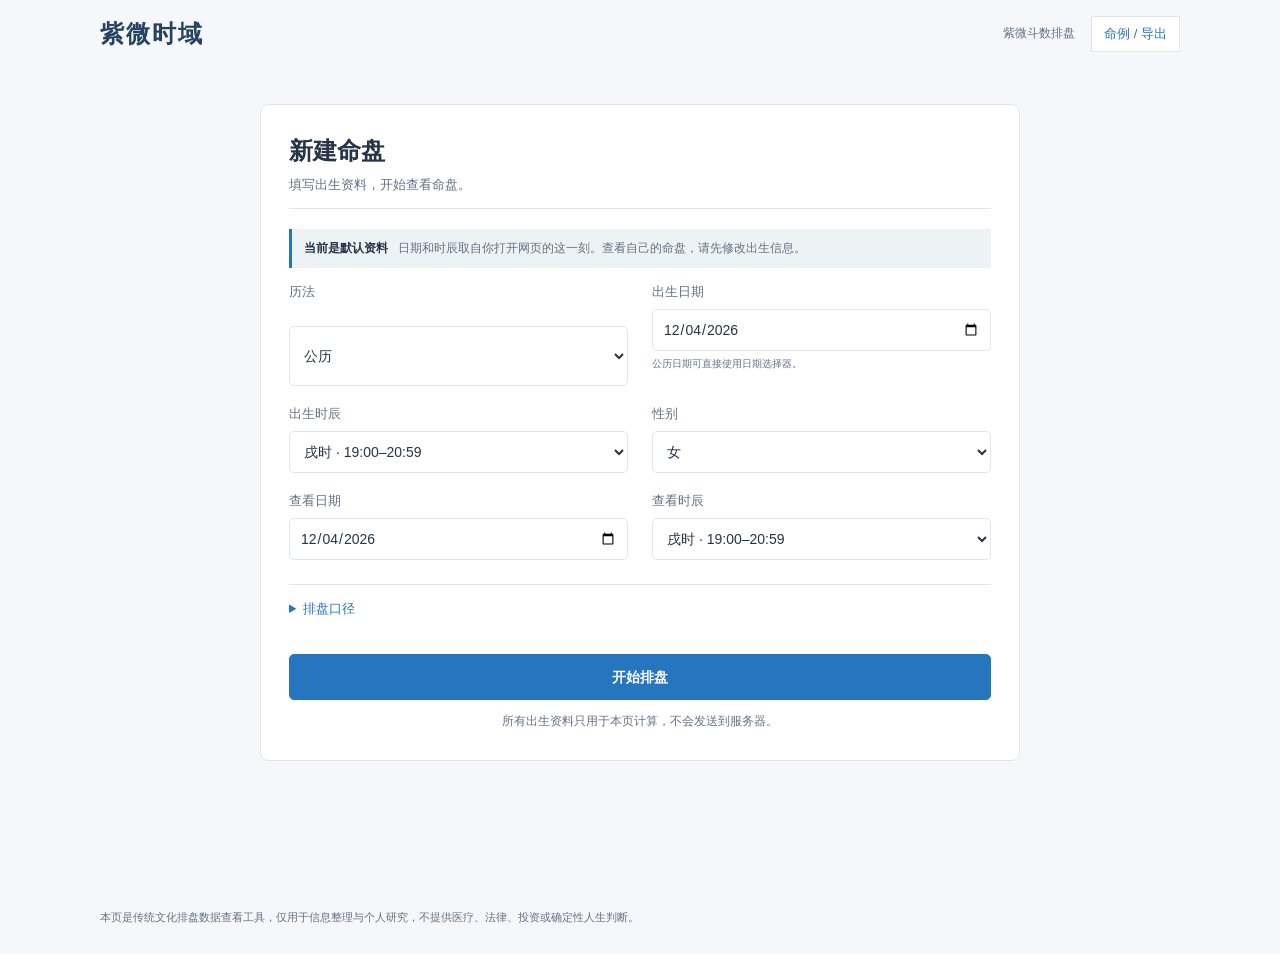
<file: index.html>
<!doctype html>
<html lang="zh-CN">
  <head>
    <meta charset="UTF-8" />
    <meta name="viewport" content="width=device-width, initial-scale=1" />
    <meta
      name="description"
      content="紫微时域把十二宫、三方四正、四化飞转与年／月／日／时运限组织成可视化系统，支持本地查询流月、流日和流时，无需 AI API。"
    />
    <title>紫微时域 · 核心排盘版</title>
    <link rel="stylesheet" href="./styles.css?v=30" />
    <link rel="stylesheet" href="./layout.css?v=4" />
  </head>
  <body>
    <header class="masthead">
      <div>
        <h1>紫微时域</h1>
      </div>
      <div class="profile-tools"><span id="profile-summary">紫微斗数排盘</span><button type="button" id="toggle-tools" class="quiet-button" aria-expanded="false" aria-controls="local-tools">命例 / 导出</button><button type="button" id="back-to-input" class="quiet-button" hidden>修改资料</button></div>
    </header>

    <main>
      <div id="print-context" class="print-context"></div>
      <section id="local-tools" class="local-tools" aria-label="本地命例与导出" hidden>
        <div class="local-tools-heading"><strong>本地命例</strong><label><input type="checkbox" id="remember-progress" />记住本机进度</label></div>
        <p>仅保存到当前浏览器，不上传。共用设备请勿勾选记住进度；更换浏览器前可导出命例备份。</p>
        <div class="local-tools-row"><label>命例名称<input id="case-name" type="text" maxlength="60" placeholder="例如：我的命盘" /></label><button type="button" id="save-case" class="quiet-button requires-chart" disabled>另存命例</button></div>
        <div class="local-tools-row"><label>已存命例<select id="saved-cases"><option value="">暂无命例</option></select></label><button type="button" id="load-case" class="quiet-button">打开</button><button type="button" id="delete-case" class="quiet-button">删除所选</button></div>
        <div class="local-tools-actions"><button type="button" id="export-chart-png" class="quiet-button requires-chart" disabled>保存命盘 PNG</button><button type="button" id="print-current" class="quiet-button requires-chart" disabled>打印当前页 / PDF</button><button type="button" id="export-cases" class="quiet-button">备份命例</button><button type="button" id="import-cases" class="quiet-button">导入命例</button><input id="case-import-file" type="file" accept=".json,application/json" hidden /></div>
        <p id="local-tools-status" role="status" aria-live="polite">图片保留十二宫、当前层、四化列表与主宫配色；PDF 使用浏览器的“另存为 PDF”。</p>
      </section>
      <nav id="workspace-nav" class="workspace-nav" aria-label="主要功能" hidden>
        <button type="button" id="goto-chart" data-view="chart">命盘</button>
        <button type="button" id="goto-yearly" data-view="yearly">年运</button>
        <button type="button" id="goto-monthly" data-view="monthly">月运</button>
        <button type="button" id="goto-daily" data-view="daily">日时</button>
        <button type="button" id="goto-system" data-view="system">解读</button>
      </nav>
      <nav id="reading-nav" class="reading-nav" aria-label="解读方式" hidden>
        <button type="button" id="goto-report" data-reading="report">宫位解读</button>
        <button type="button" id="reading-system" data-reading="system">本命结构</button>
      </nav>
      <section class="input-sheet" id="input-page" aria-labelledby="input-title">
        <div class="section-heading">
          <div>
            <h2 id="input-title">新建命盘</h2>
          </div>
          <p>填写出生资料，开始查看命盘。</p>
        </div>

        <p class="default-profile-note" id="default-profile-note"><strong>当前是默认资料</strong><span>日期和时辰取自你打开网页的这一刻。查看自己的命盘，请先修改出生信息。</span></p>

        <form id="chart-form">
          <div class="form-grid">
            <label>
              <span>历法</span>
              <select id="calendar-type" name="calendarType">
                <option value="solar">公历</option>
                <option value="lunar">农历</option>
              </select>
            </label>
            <label>
              <span>出生日期</span>
              <input id="birth-date" name="birthDate" type="date" aria-describedby="birth-date-hint" required />
              <small id="birth-date-hint" class="field-hint">公历日期可直接使用日期选择器。</small>
            </label>
            <label>
              <span>出生时辰</span>
              <select id="birth-time" name="birthTime" required></select>
            </label>
            <label>
              <span>性别</span>
              <select id="gender" name="gender">
                <option value="女">女</option>
                <option value="男">男</option>
              </select>
            </label>
            <label class="checkbox-field" id="leap-month-field">
              <input id="leap-month" name="leapMonth" type="checkbox" />
              <span>农历闰月</span>
            </label>
            <label>
              <span>查看日期</span>
              <input id="target-date" name="targetDate" type="date" required />
            </label>
            <label>
              <span>查看时辰</span>
              <select id="target-time" name="targetTime" required></select>
            </label>
          </div>

          <details class="method-settings">
            <summary>排盘口径</summary>
            <div class="method-grid">
              <label><span>安星法</span><select id="algorithm"><option value="default">通行版本</option><option value="zhongzhou">中州派</option></select></label>
              <label><span>年分界</span><select id="year-divide"><option value="normal">农历正月初一</option><option value="exact">立春</option></select></label>
              <label><span>运限分界</span><select id="horoscope-divide"><option value="normal">农历正月初一</option><option value="exact">立春</option></select></label>
              <label><span>小限分界</span><select id="age-divide"><option value="normal">自然年</option><option value="birthday">农历生日</option></select></label>
              <label><span>晚子时</span><select id="day-divide"><option value="current">算当日</option><option value="forward">算次日</option></select></label>
              <label class="checkbox-field always-visible"><input id="fix-leap" type="checkbox" checked /><span>闰月十五日后按下月排</span></label>
            </div>
          </details>

          <div class="form-actions">
            <button type="submit">开始排盘</button>
            <p id="form-note">所有出生资料只用于本页计算，不会发送到服务器。</p>
          </div>
        </form>
      </section>

      <div id="status" class="status" role="status" aria-live="polite"></div>

      <section id="result" class="result" hidden>
        <div class="chart-toolbar"><span id="generated-at" class="generated-at"></span><button type="button" id="goto-today" class="text-button">查看今日分析 →</button></div>

        <section class="chart-section" aria-labelledby="chart-title">
          <div class="section-heading compact">
            <div>
              <h2 id="chart-title">十二宫命盘</h2>
            </div>
            <div class="legend" aria-label="标记说明">
              <span><i class="legend-dot current"></i>主宫</span>
              <span><i class="legend-dot opposite"></i>对宫</span>
              <span><i class="legend-dot trine"></i>三合宫</span>
            </div>
          </div>
          <div class="chart-scroll-shell">
            <div id="chart-grid" class="chart-grid" aria-label="紫微斗数十二宫命盘"></div>
          </div>
        </section>

        <details class="disclosure knowledge-section" id="palace-details">
          <summary><span id="knowledge-title">所选宫位详解</span><small>星曜 · 四化 · 规则依据</small></summary>
          <div class="disclosure-body">
            <div class="knowledge-meta"><strong id="knowledge-version">知识库载入中</strong></div>
            <div id="knowledge-content" class="knowledge-content" aria-live="polite"><div class="knowledge-empty">正在读取知识库。</div></div>
            <p class="knowledge-caveat">规则说明随所选宫位更新，短周期不覆盖本命结构。</p>
          </div>
        </details>

        <section class="transit-browser" aria-labelledby="transit-title">
          <div class="section-heading compact transit-heading">
            <div>
              <h2 id="transit-title">运限选择</h2>
            </div>
            <div class="transit-actions">
              <p id="selection-summary">选择任一级，命盘会立即重算。</p>
              <button id="today-button" class="quiet-button" type="button">回到今天</button>
            </div>
          </div>

          <div class="transit-key" aria-label="运限颜色说明">
            <span class="key-decadal">限</span><small>大限</small>
            <span class="key-yearly">年</span><small>流年</small>
            <span class="key-monthly">月</span><small>流月</small>
            <span class="key-daily">日</span><small>流日</small>
            <span class="key-hourly">时</span><small>流时</small>
          </div>

          <div id="transit-picker" class="transit-picker">
            <div class="transit-row">
              <div class="transit-label"><strong>大限</strong><span>十年一组</span></div>
              <div id="decadal-options" class="transit-options" role="listbox" aria-label="选择大限"></div>
            </div>
            <div class="transit-row">
              <div class="transit-label"><strong>流年</strong><span>运限年份 · 节气分界时会注明农历容器年</span></div>
              <div id="yearly-options" class="transit-options" role="listbox" aria-label="选择流年"></div>
            </div>
            <div class="transit-row">
              <div class="transit-label"><strong>流月</strong><span>农历月份</span></div>
              <div id="monthly-options" class="transit-options" role="listbox" aria-label="选择农历流月"></div>
            </div>
            <div class="transit-row">
              <div class="transit-label"><strong>流日</strong><span>农历日期</span></div>
              <div id="daily-options" class="transit-options dense" role="listbox" aria-label="选择农历流日"></div>
            </div>
            <div class="transit-row">
              <div class="transit-label"><strong>流时</strong><span>十三时段</span></div>
              <div id="hourly-options" class="transit-options" role="listbox" aria-label="选择流时"></div>
            </div>
          </div>
          <p class="transit-note">再点已选项可取消，返回上一级命盘。月份、日期按农历显示；横向滑动可查看其他选项。</p>
        </section>
        <details class="disclosure calculation-details"><summary><span>排盘口径</span><small>查看当前设置</small></summary><p id="method-line" class="method-line"></p></details>
      </section>

      <section class="monthly-sheet yearly-sheet" id="yearly-page" hidden>
        <div class="monthly-bar">
          <div class="monthly-title"><h2 id="yearly-title">流年运势</h2></div>
          <p class="page-hint">选择年份查看年度落宫、三方四正和四化。</p>
        </div>
        <div id="yearly-quick-options" class="monthly-quick-options yearly-quick-options" aria-label="选择流年"></div>
        <section class="monthly-hero">
          <div id="yearly-chain" class="monthly-chain"></div>
          <p id="yearly-summary" class="monthly-summary"></p>
        </section>
        <section class="monthly-primary-grid">
          <div class="monthly-network-card">
            <header><span>本年核心网络</span><strong id="yearly-network-label"></strong></header>
            <div id="yearly-network" class="monthly-network"></div>
            <p>流年落宫为年度入口，三方承接，对宫协调；不改写本命结构。</p>
          </div>
          <div class="monthly-block">
            <header><div><p>流向</p><h3>本年四化</h3></div><span>来自当前排盘器</span></header>
            <div id="yearly-transformations" class="monthly-transformations"></div>
          </div>
        </section>
        <section id="yearly-contact" class="monthly-contact"></section>
        <section class="donation-card" aria-labelledby="yearly-donation-title">
          <div class="donation-copy"><span class="eyebrow">支持维护</span><h3 id="yearly-donation-title">如果这份年运对你有帮助</h3><p>本工具免费使用，规则和数据库会持续维护。如果对你有帮助，欢迎随意支持。</p></div>
          <div class="donation-codes">
            <figure><a href="./assets/donate-wechat.jpg" target="_blank" rel="noopener" aria-label="打开微信支付收款码"><img src="./assets/donate-wechat.jpg" alt="微信支付收款码" loading="lazy" /></a><figcaption>微信支付</figcaption></figure>
            <figure><a href="./assets/donate-alipay.jpg" target="_blank" rel="noopener" aria-label="打开支付宝收款码"><img src="./assets/donate-alipay.jpg" alt="支付宝收款码" loading="lazy" /></a><figcaption>支付宝</figcaption></figure>
          </div>
        </section>
        <p class="monthly-boundary">本命定结构，大限定阶段，流年定年度任务；流月、流日和流时只在年运基础上继续细化。</p>
      </section>

      <section class="monthly-sheet" id="monthly-page" hidden>
        <div class="monthly-bar">
          <div class="monthly-title">
            <h2 id="monthly-title">本月运势</h2>
          </div>
          <button type="button" id="monthly-to-today" class="text-button">查看今天 →</button>
        </div>
        <div id="monthly-quick-options" class="monthly-quick-options" aria-label="选择农历流月"></div>
        <div id="monthly-error" class="monthly-error" hidden></div>
        <div id="monthly-content" class="monthly-content" hidden>
          <section class="monthly-hero">
            <div class="monthly-chain-block">
              <p>本月运行链</p>
              <div id="monthly-chain" class="monthly-chain"></div>
            </div>
            <p id="monthly-summary" class="monthly-summary"></p>
          </section>

          <section class="period-change-card" aria-labelledby="monthly-change-title">
            <header><div><span>结构对照</span><h3 id="monthly-change-title">与上一个流月周期相比</h3></div><small id="monthly-change-period"></small></header>
            <div id="monthly-change-content"></div>
          </section>

          <section class="monthly-actions-card">
            <header><h3>本月行动</h3></header>
            <ol id="monthly-actions"></ol>
          </section>
          <details class="disclosure" open><summary><span>三方四正与本月四化</span><small>查看本月落宫与流向</small></summary><div class="disclosure-body">
          <section class="monthly-primary-grid">
            <div class="monthly-network-card">
              <header><span>本月四宫核心网络</span><strong id="monthly-network-label"></strong></header>
              <div id="monthly-network" class="monthly-network"></div>
              <p>流月命宫负责本月入口，两个三合宫负责承接，对宫负责需要协调的另一端。</p>
            </div>
            <div class="monthly-key-card">
              <header><span>四个关键节点</span><strong>从上游盘面确定</strong></header>
              <div id="monthly-key-nodes" class="monthly-key-nodes"></div>
            </div>
          </section>

          <section class="monthly-block">
            <header><div><p>流向</p><h3>本月四化</h3></div><span>禄、权、科、忌均来自现有排盘器</span></header>
            <div id="monthly-transformations" class="monthly-transformations"></div>
          </section>
          </div></details>
          <details class="disclosure"><summary><span>共振与现实领域</span><small>展开详细依据</small></summary><div class="disclosure-body">
          <section class="monthly-secondary-grid">
            <div class="monthly-block resonance-block">
              <header><div><p>重复激活</p><h3>共振节点</h3></div><span>至少两个独立层才进入一级或二级</span></header>
              <div id="monthly-resonances" class="monthly-resonances"></div>
            </div>
            <div class="monthly-block axis-block">
              <header><div><p>现实映射</p><h3>四大现实轴</h3></div><span>允许显示低，不强行扩写</span></header>
              <div id="monthly-axes" class="monthly-axes"></div>
            </div>
          </section>
          </div></details>

          <section id="monthly-contact" class="monthly-contact"></section>
          <section class="donation-card" aria-labelledby="monthly-donation-title">
            <div class="donation-copy"><span class="eyebrow">支持维护</span><h3 id="monthly-donation-title">如果这份月运对你有帮助</h3><p>本工具免费使用，规则和数据库会持续维护。如果对你有帮助，欢迎随意支持。</p></div>
            <div class="donation-codes">
              <figure><a href="./assets/donate-wechat.jpg" target="_blank" rel="noopener" aria-label="打开微信支付收款码"><img src="./assets/donate-wechat.jpg" alt="微信支付收款码" loading="lazy" /></a><figcaption>微信支付</figcaption></figure>
              <figure><a href="./assets/donate-alipay.jpg" target="_blank" rel="noopener" aria-label="打开支付宝收款码"><img src="./assets/donate-alipay.jpg" alt="支付宝收款码" loading="lazy" /></a><figcaption>支付宝</figcaption></figure>
            </div>
          </section>
          <p class="monthly-boundary">本命定结构，大限定十年背景，流年定年度任务，小限定个人响应辅助，流月定本月焦点；短周期不能推翻长期结构。</p>
        </div>
      </section>

      <section class="daily-sheet" id="daily-page" hidden>
        <div class="daily-bar">
          <div class="daily-title">
            <h2>流日 / 流时</h2>
          </div>
          <p class="page-hint">选日期看当天，选时段看具体时辰。</p>
        </div>

        <div class="daily-controls" aria-label="选择流日与时段">
          <label><span>查看日期</span><input id="daily-target-date" type="date" /></label>
          <label><span>选择时段</span><select id="daily-time-window"></select></label>
          <label><span>事情类型</span>
            <select id="daily-event-context">
              <option value="general">一般事务</option>
              <option value="interview">面试 / 正式沟通</option>
              <option value="exam">考试 / 测评</option>
              <option value="negotiation">谈判 / 合作</option>
              <option value="writing">写作 / 内容输出</option>
              <option value="submission">提交材料 / 正式文件</option>
              <option value="travel">出行 / 移动</option>
              <option value="exercise">运动 / 体能</option>
              <option value="relationship">感情 / 关系</option>
              <option value="purchase">购买 / 消费决策</option>
            </select>
          </label>
          <div class="daily-control-actions">
            <button type="button" id="daily-today" class="action-btn">今天</button>
            <button type="button" id="daily-generate" class="action-btn primary">查看分析</button>
          </div>
        </div>

        <div id="daily-error" class="daily-error" hidden></div>
        <div id="daily-content" class="daily-content" hidden>
          <section class="daily-hero">
            <div class="daily-chain-block"><p>当前作用链</p><div id="daily-chain" class="daily-chain"></div></div>
            <div class="daily-summary-block"><span id="daily-calendar-label"></span><p id="daily-summary"></p></div>
          </section>
          <section class="period-change-card" aria-labelledby="daily-change-title">
            <header><div><span>结构对照</span><h3 id="daily-change-title">与前一天相比</h3></div><small id="daily-change-period"></small></header>
            <div id="daily-change-content"></div>
          </section>
          <section class="daily-assessment-card">
            <header><h3 id="daily-assessment-title">当前重点</h3></header>
            <p id="daily-assessment-role" class="daily-assessment-role"></p>
            <div><strong>更适合</strong><ul id="daily-suitable"></ul></div>
            <div><strong>需留意</strong><ul id="daily-risks"></ul></div>
            <p id="daily-tactic" class="daily-tactic"></p>
          </section>
          <section class="daily-block">
            <header><div><p>三方四正</p><h3>月、日、时核心网络</h3></div><span>主宫最深，三合与对宫依次减淡</span></header>
            <div id="daily-networks" class="daily-networks"></div>
          </section>

          <details class="disclosure"><summary><span>四化桥接与同星过程链</span><small>月 → 日 → 时</small></summary><div class="disclosure-body">
          <section class="daily-split-grid">
            <div class="daily-block">
              <header><div><p>上层承接</p><h3>短周期支持度</h3></div><span>无上层支持时不提升置信度</span></header>
              <div id="daily-support" class="daily-support"></div>
            </div>
            <div class="daily-block">
              <header><div><p>跨层落点</p><h3>四化桥接</h3></div><span>月→日、日→时</span></header>
              <div id="daily-bridges" class="daily-list"></div>
            </div>
          </section>

          <section class="daily-block">
            <header><div><p>同星跨层</p><h3>四化过程轨迹</h3></div><span>不做吉凶加减，按先后过程解释</span></header>
            <div id="daily-trajectories" class="daily-trajectories"></div>
          </section>
          </div></details>
          <details class="disclosure"><summary><span>多层共振</span><small>查看重复激活的宫位与证据</small></summary><div class="disclosure-body">
            <div class="daily-block">
              <header><div><p>重复激活</p><h3>共振节点</h3></div><span>多层独立证据才上调</span></header>
              <div id="daily-resonances" class="daily-list"></div>
            </div>
          </div></details>

          <section id="daily-contact" class="monthly-contact"></section>
          <section class="donation-card" aria-labelledby="daily-donation-title">
            <div class="donation-copy"><span class="eyebrow">支持维护</span><h3 id="daily-donation-title">如果这份日时分析对你有帮助</h3><p>本工具免费使用，规则和数据库会持续维护。如果对你有帮助，欢迎随意支持。</p></div>
            <div class="donation-codes">
              <figure><a href="./assets/donate-wechat.jpg" target="_blank" rel="noopener" aria-label="打开微信支付收款码"><img src="./assets/donate-wechat.jpg" alt="微信支付收款码" loading="lazy" /></a><figcaption>微信支付</figcaption></figure>
              <figure><a href="./assets/donate-alipay.jpg" target="_blank" rel="noopener" aria-label="打开支付宝收款码"><img src="./assets/donate-alipay.jpg" alt="支付宝收款码" loading="lazy" /></a><figcaption>支付宝</figcaption></figure>
            </div>
          </section>
          <p class="monthly-boundary">本命定结构，大限定阶段，流年定年度任务，流月定月度焦点，流日推进当天步骤，流时只细化短时窗口。</p>
        </div>
      </section>

      <section class="system-sheet" id="system-page" hidden>
        <div class="system-bar">
          <div class="system-title">
            <h2>本命结构</h2>
          </div>
          <p class="page-hint">看各宫分工，再看彼此如何配合。</p>
        </div>
        <div id="system-error" class="system-error" hidden></div>
        <div id="system-content" class="system-content" hidden>
          <section class="system-hero">
            <div><span id="system-version">规则版本 1.1.0</span><h3>先看结构，再看时间</h3></div>
            <p id="system-summary"></p>
          </section>

          <section id="system-roles" class="system-roles" aria-label="系统角色摘要"></section>

          <section class="system-block">
            <header><div><p>MAIN LOOP</p><h3>主增长链</h3></div><span>入口 → 发动 → 处理 → 输出 → 积累 → 反哺</span></header>
            <div id="system-flow" class="system-flow"></div>
            <div class="system-loop-notes">
              <p><strong>增长循环</strong><span id="system-growth-loop"></span></p>
              <p><strong>恢复循环</strong><span id="system-recovery-loop"></span></p>
            </div>
          </section>

          <details class="disclosure"><summary><span>十二宫详细权重</span><small>规则权重，不是概率或准确率</small></summary><div class="disclosure-body">
            <div id="system-scores" class="system-scores"></div>
          </div></details>

          <p class="system-boundary">这是现代系统化解释框架：本命结构先计算并锁定；大限、流年、小限只增加紫色激活标记，不改写本命角色。空宫保留宫位功能，但不获得主星主导权。</p>
        </div>
      </section>

      <section class="report-sheet" id="report-page" hidden>
        <div class="report-bar">
          <div class="report-title">
            <h2>宫位解读</h2>
          </div>
        </div>
        <div class="report-actions">
          <button type="button" id="btn-generate-report" class="action-btn primary">重新生成报告</button>
          <button type="button" id="btn-export-report" class="action-btn">导出报告 JSON</button>
          <label class="scope-select">范围
            <select id="report-scope">
              <option value="full">完整报告</option>
              <option value="body">身体</option>
              <option value="career">事业</option>
              <option value="money">钱</option>
              <option value="love">爱情</option>
            </select>
          </label>
          <label class="scope-select">证据显示
            <select id="report-mode">
              <option value="plain">精简</option>
              <option value="professional">完整</option>
            </select>
          </label>
        </div>
        <p class="report-method">按宫位查看解释和依据，点击宫名展开详情。</p>
        <div id="report-output" class="report-output">
          <p class="report-placeholder">生成命盘后，本页会按主星×宫位、组合、四化、时间层和功能链输出本地报告。</p>
        </div>
        <section class="donation-card" aria-labelledby="donation-title">
          <div class="donation-copy">
            <span class="eyebrow">支持维护</span>
            <h3 id="donation-title">如果这份命盘对你有帮助</h3>
            <p>本工具免费使用，规则和数据库会持续维护。如果对你有帮助，欢迎随意支持。</p>
          </div>
          <div class="donation-codes">
            <figure>
              <a href="./assets/donate-wechat.jpg" target="_blank" rel="noopener" aria-label="打开微信支付收款码">
                <img src="./assets/donate-wechat.jpg" alt="微信支付收款码" loading="lazy" />
              </a>
              <figcaption>微信支付</figcaption>
            </figure>
            <figure>
              <a href="./assets/donate-alipay.jpg" target="_blank" rel="noopener" aria-label="打开支付宝收款码">
                <img src="./assets/donate-alipay.jpg" alt="支付宝收款码" loading="lazy" />
              </a>
              <figcaption>支付宝</figcaption>
            </figure>
          </div>
        </section>
      </section>

    </main>

    <footer>
      <p>本页是传统文化排盘数据查看工具，仅用于信息整理与个人研究，不提供医疗、法律、投资或确定性人生判断。</p>
    </footer>

    <script src="./vendor/iztro-2.6.1.min.js"></script>
    <script src="./knowledge-data.js?v=1"></script>
    <script src="./knowledge.js?v=3"></script>
    <script src="./monthly-runtime.js?v=2"></script>
    <script src="./daily-hourly-runtime.js?v=2"></script>
    <script src="./system-engine.js?v=1"></script>
    <script src="./workspace-tools.js?v=1"></script>
    <script src="./app.js?v=34"></script>
  </body>
</html>
</file>
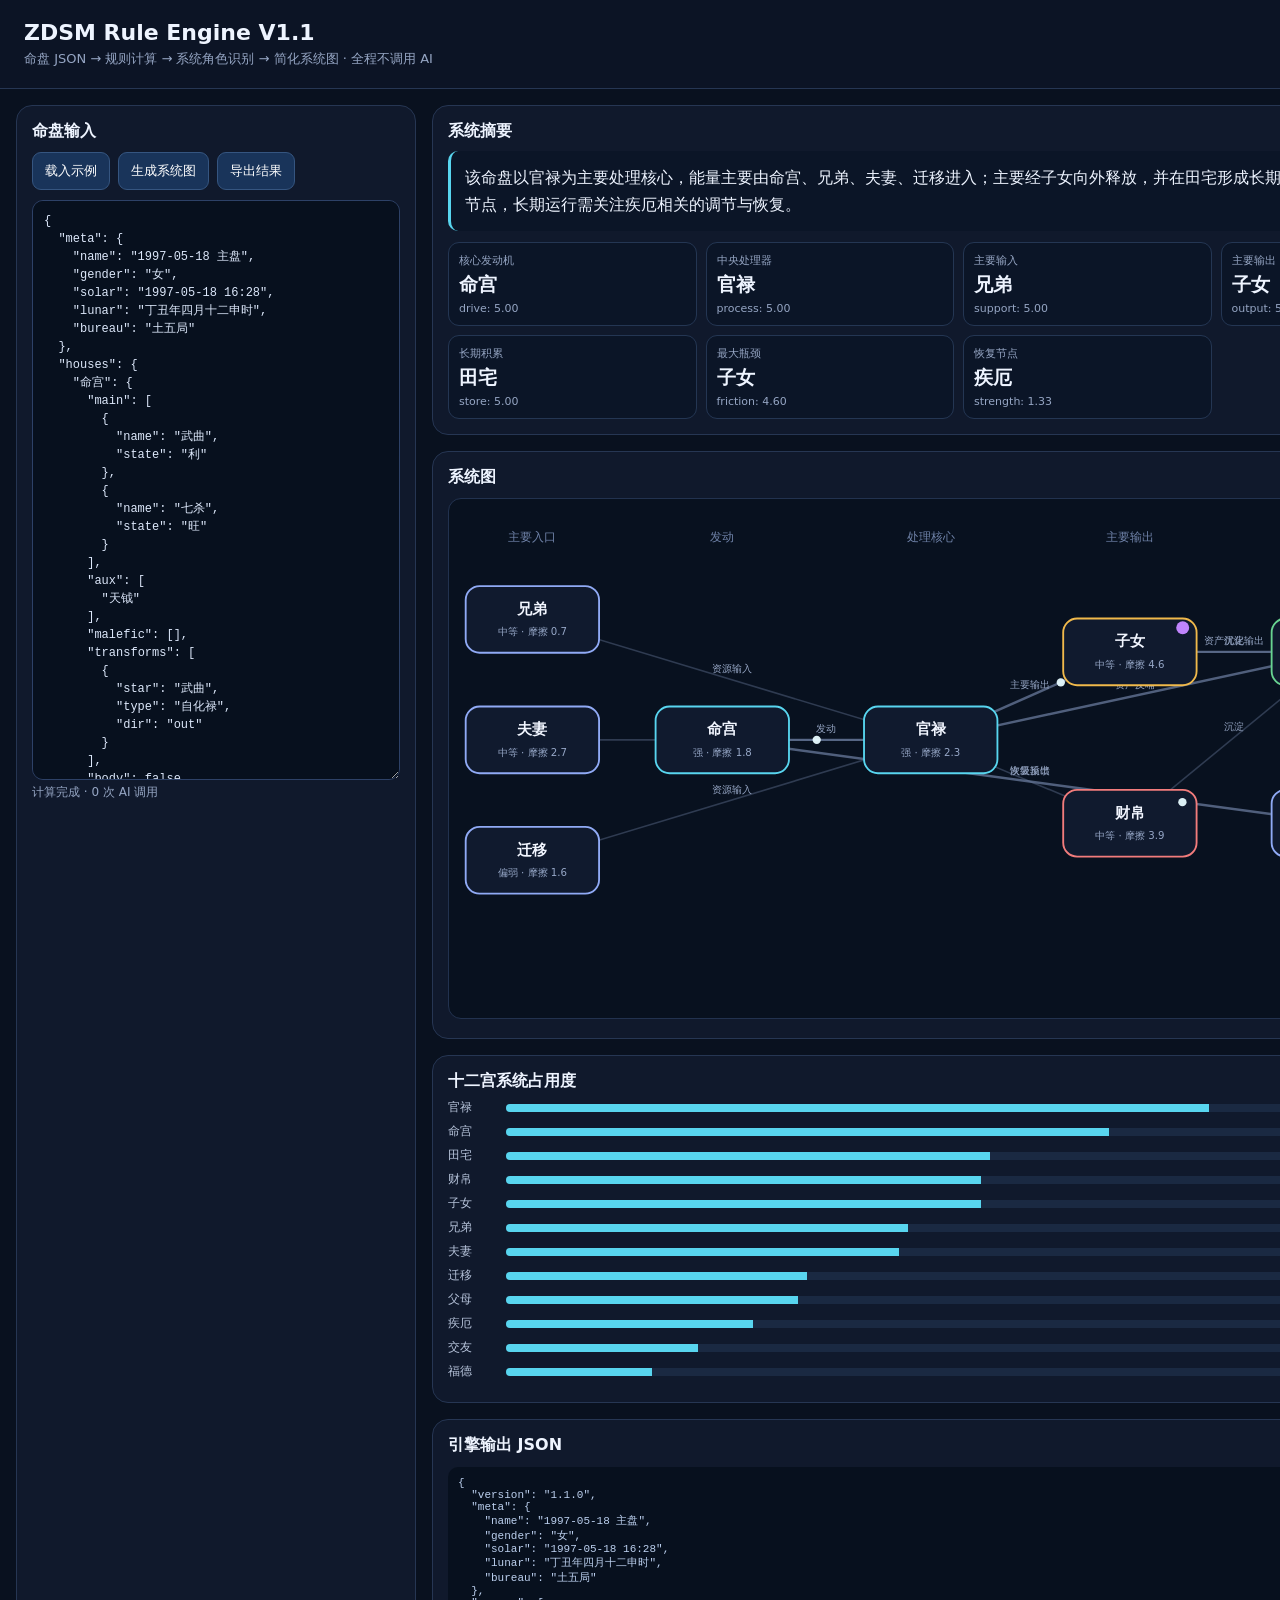
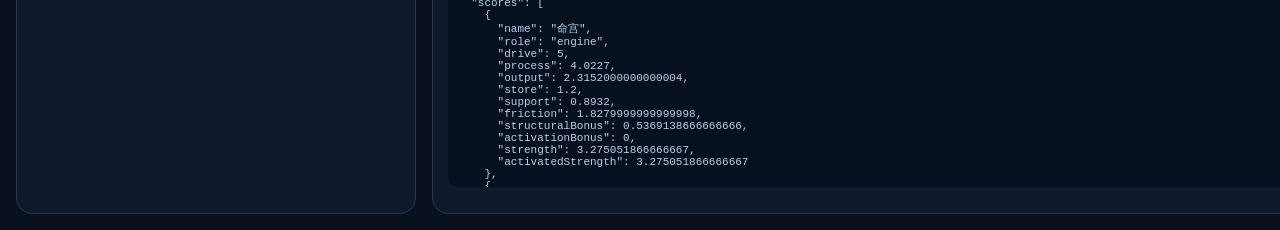
<file: knowledge-base/rule-engine-v1.1/index.html>
<!doctype html>
<html lang="zh-CN">
<head>
<meta charset="utf-8">
<meta name="viewport" content="width=device-width,initial-scale=1">
<title>ZDSM Rule Engine</title>
<style>
:root{--bg:#09111f;--panel:#10192c;--line:#263653;--text:#eef4ff;--muted:#95a5c3;--accent:#58d5ef}
*{box-sizing:border-box}body{margin:0;background:#09111f;color:var(--text);font-family:system-ui,-apple-system,"Segoe UI","PingFang SC","Microsoft YaHei",sans-serif}
header{padding:20px 24px;border-bottom:1px solid var(--line);background:#0c1425}h1{margin:0;font-size:22px}header p{margin:5px 0 0;color:var(--muted);font-size:13px}
main{display:grid;grid-template-columns:400px 1fr;gap:16px;padding:16px}.panel{background:var(--panel);border:1px solid var(--line);border-radius:16px;padding:15px}
textarea{width:100%;height:580px;background:#07101e;color:#dce7fa;border:1px solid #2d4167;border-radius:11px;padding:11px;font:12px/1.5 ui-monospace,monospace}
button{padding:9px 12px;border:1px solid #355580;border-radius:9px;background:#19345a;color:#fff;cursor:pointer}.actions{display:flex;gap:8px;flex-wrap:wrap;margin:10px 0}
#status{font-size:12px;color:var(--muted)}#summary{padding:13px 14px;border-left:3px solid var(--accent);background:#0b1527;border-radius:10px;line-height:1.7}
#cards{display:grid;grid-template-columns:repeat(4,1fr);gap:9px;margin-top:11px}.card-mini{background:#0b1527;border:1px solid #243653;border-radius:11px;padding:10px}.card-mini span,.card-mini small{display:block;color:var(--muted);font-size:11px}.card-mini b{display:block;font-size:19px;margin:4px 0}
svg{width:100%;min-height:480px;background:#08111f;border-radius:13px;border:1px solid #22324f;margin-top:10px}
.bar-row{display:grid;grid-template-columns:50px 1fr 42px;gap:8px;align-items:center;margin:7px 0}.bar-name,.bar-value{font-size:12px;color:#b7c4db}.bar-track{height:8px;background:#1a2942;border-radius:9px;overflow:hidden}.bar-fill{height:100%;background:#58d5ef}
pre{max-height:320px;overflow:auto;background:#07101e;padding:10px;border-radius:10px;color:#bcd0ef;font-size:11px}
@media(max-width:950px){main{grid-template-columns:1fr}textarea{height:420px}#cards{grid-template-columns:repeat(2,1fr)}}
</style>
</head>
<body>
<header><h1>ZDSM Rule Engine V1.1</h1><p>命盘 JSON → 规则计算 → 系统角色识别 → 简化系统图 · 全程不调用 AI</p></header>
<main>
<section class="panel">
  <b>命盘输入</b>
  <div class="actions"><button id="sample">载入示例</button><button id="run">生成系统图</button><button id="download">导出结果</button></div>
  <textarea id="input"></textarea>
  <div id="status"></div>
</section>
<section>
  <div class="panel">
    <b>系统摘要</b>
    <div id="summary" style="margin-top:9px"></div>
    <div id="cards"></div>
  </div>
  <div class="panel" style="margin-top:16px">
    <b>系统图</b>
    <svg id="diagram"></svg>
  </div>
  <div class="panel" style="margin-top:16px">
    <b>十二宫系统占用度</b>
    <div id="bars"></div>
  </div>
  <div class="panel" style="margin-top:16px">
    <b>引擎输出 JSON</b>
    <pre id="jsonout"></pre>
  </div>
</section>
</main>
<script type="module" src="./src/app.js"></script>
</body>
</html>
</file>
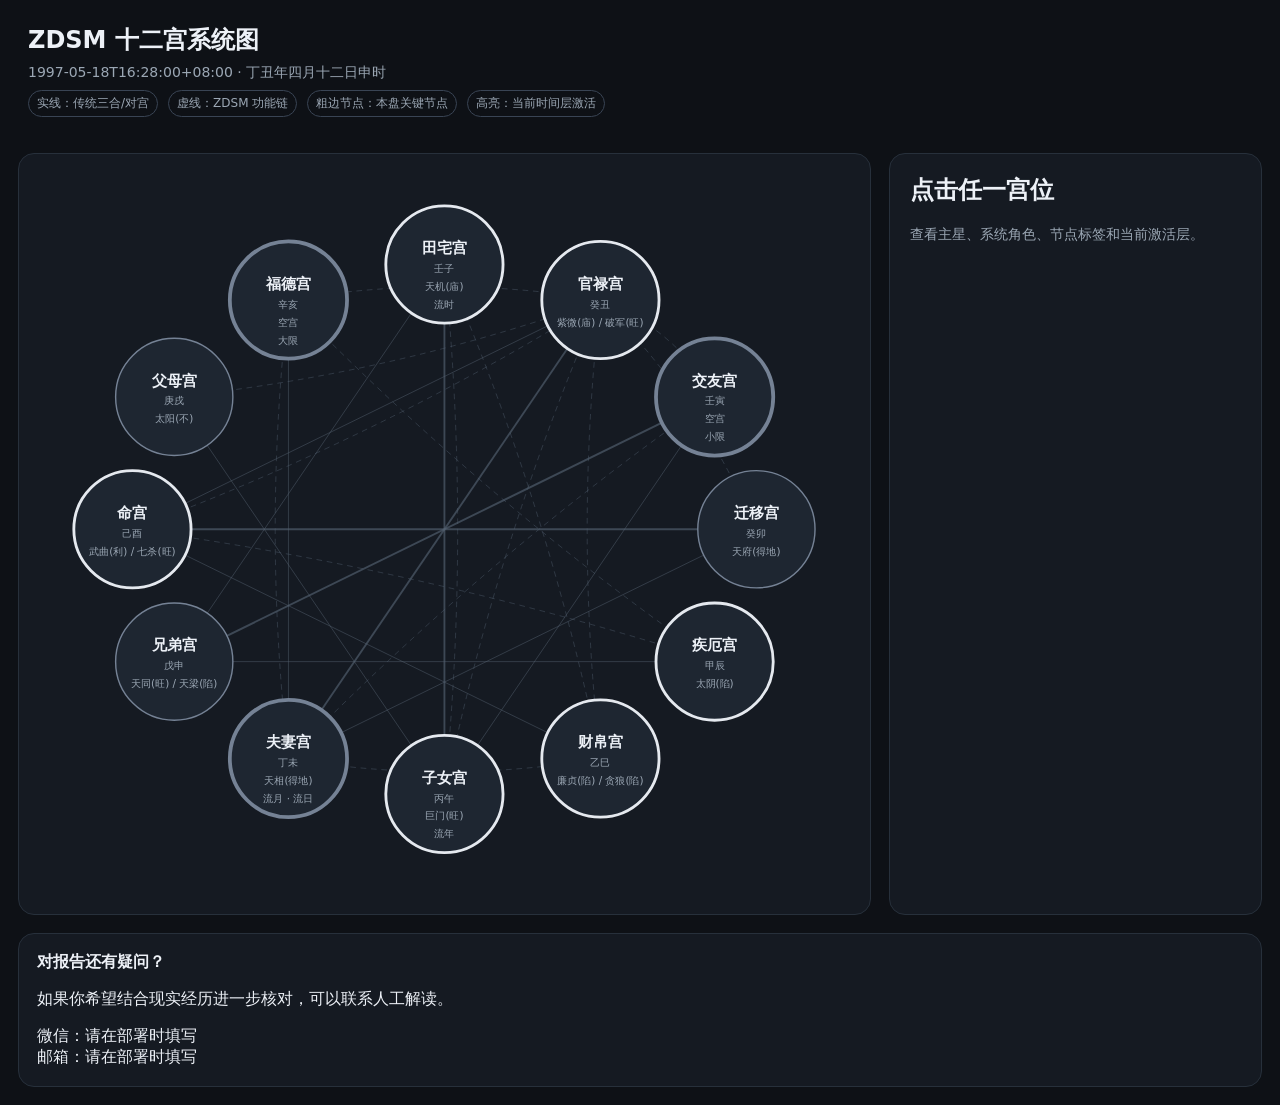
<file: knowledge-base/examples/example_system_map_1997_05_18.html>
<!doctype html>
<html lang="zh-CN">
<head>
<meta charset="utf-8">
<meta name="viewport" content="width=device-width,initial-scale=1">
<title>ZDSM 十二宫系统图</title>
<style>
:root{--bg:#0e1116;--panel:#151a22;--text:#edf1f7;--muted:#9ba7b4;--line:#546171;--accent:#d7dde7}
*{box-sizing:border-box}
body{margin:0;background:var(--bg);color:var(--text);font-family:system-ui,-apple-system,"PingFang SC","Microsoft YaHei",sans-serif}
header{padding:24px 28px 8px}
h1{font-size:24px;margin:0 0 8px}
.sub{color:var(--muted);font-size:14px}
.wrap{display:grid;grid-template-columns:minmax(620px,1.6fr) minmax(320px,.7fr);gap:18px;padding:18px}
.card{background:var(--panel);border:1px solid #27303b;border-radius:16px;overflow:hidden}
#graph{width:100%;height:760px;display:block}
.side{padding:20px}
.node{cursor:pointer}
.node circle{fill:#1e2631;stroke:#758295;stroke-width:1.5}
.node.active circle{stroke-width:4}
.node.core circle{stroke:#e5e9ef;stroke-width:3}
.node text{fill:var(--text);text-anchor:middle;pointer-events:none}
.node .small{fill:var(--muted);font-size:11px}
.edge{fill:none;stroke:var(--line);stroke-width:1;opacity:.5}
.edge.functional{stroke-dasharray:6 5;opacity:.45}
.edge.opposite{stroke-width:2;opacity:.65}
.edge.self_transform{stroke-dasharray:2 4}
.legend{display:flex;gap:10px;flex-wrap:wrap;padding:0 28px 18px;color:var(--muted);font-size:12px}
.badge{padding:4px 8px;border:1px solid #394454;border-radius:999px}
#detail h2{margin-top:0}
#detail .tag{display:inline-block;border:1px solid #465466;border-radius:999px;padding:3px 8px;margin:2px;font-size:12px}
#detail ul{padding-left:20px}
.contact{margin:0 18px 18px;padding:18px;background:var(--panel);border:1px solid #27303b;border-radius:16px}
@media(max-width:900px){.wrap{grid-template-columns:1fr}#graph{height:620px}}
</style>
</head>
<body>
<header>
<h1>ZDSM 十二宫系统图</h1>
<div class="sub" id="subtitle"></div>
</header>
<div class="legend">
<span class="badge">实线：传统三合/对宫</span>
<span class="badge">虚线：ZDSM 功能链</span>
<span class="badge">粗边节点：本盘关键节点</span>
<span class="badge">高亮：当前时间层激活</span>
</div>
<div class="wrap">
<div class="card"><svg id="graph" viewBox="0 0 900 760"></svg></div>
<div class="card side" id="detail"><h2>点击任一宫位</h2><p class="sub">查看主星、系统角色、节点标签和当前激活层。</p></div>
</div>
<div class="contact" id="contact"></div>
<script>
const DATA={"meta": {"engine": "ZDSM", "version": "1.5-P4-local", "profile": {"profile_id": "main_1997_05_18", "gender": "女", "solar_datetime": "1997-05-18T16:28:00+08:00", "true_solar_datetime": "1997-05-18T16:31:00+08:00", "lunar_datetime": "丁丑年四月十二日申时", "five_element_bureau": "土五局", "ming_master": "文曲", "body_master": "天相", "body_palace": "官禄宫"}, "principle": "每张命盘都是十二宫节点 + 传统拓扑 + 功能边 + 四化/自化 + 时间激活构成的个体系统图"}, "nodes": [{"id": "田宅宫", "palace": "田宅宫", "branch": "子", "stem_branch": "壬子", "role": "存量与基础设施", "stars": [{"name": "天机", "state": "庙", "natal_transformation": "生年科", "self_transform": "↑权"}], "aux_stars": [{"name": "文曲", "state": "得"}], "system_tags": ["长期资产节点"], "activation_layers": ["流时"], "claim_refs": ["CLM-c92539e730"]}, {"id": "官禄宫", "palace": "官禄宫", "branch": "丑", "stem_branch": "癸丑", "role": "生产与角色", "stars": [{"name": "紫微", "state": "庙"}, {"name": "破军", "state": "旺", "self_transform": "↓禄"}], "aux_stars": [], "system_tags": ["身宫", "中央处理器", "重构节点"], "activation_layers": [], "claim_refs": ["CLM-338521a60a", "CLM-b37743986c", "CLM-3ea8e46bdc"]}, {"id": "交友宫", "palace": "交友宫", "branch": "寅", "stem_branch": "壬寅", "role": "社会网络", "stars": [], "aux_stars": [{"name": "文昌", "state": "陷"}], "system_tags": [], "activation_layers": ["小限"], "claim_refs": ["CLM-4b22b2d922"]}, {"id": "迁移宫", "palace": "迁移宫", "branch": "卯", "stem_branch": "癸卯", "role": "外部环境接口", "stars": [{"name": "天府", "state": "得地"}], "aux_stars": [{"name": "地空", "state": "平"}], "system_tags": [], "activation_layers": [], "claim_refs": []}, {"id": "疾厄宫", "palace": "疾厄宫", "branch": "辰", "stem_branch": "甲辰", "role": "身体负荷与修复", "stars": [{"name": "太阴", "state": "陷", "natal_transformation": "生年禄", "self_transform": "↑科"}], "aux_stars": [], "system_tags": ["恢复节点"], "activation_layers": [], "claim_refs": ["CLM-338521a60a"]}, {"id": "财帛宫", "palace": "财帛宫", "branch": "巳", "stem_branch": "乙巳", "role": "价值交换", "stars": [{"name": "廉贞", "state": "陷"}, {"name": "贪狼", "state": "陷"}], "aux_stars": [{"name": "陀罗", "state": "陷"}], "system_tags": ["价值捕获瓶颈"], "activation_layers": [], "claim_refs": ["CLM-b358bda963", "CLM-3ea8e46bdc"]}, {"id": "子女宫", "palace": "子女宫", "branch": "午", "stem_branch": "丙午", "role": "生成与输出", "stars": [{"name": "巨门", "state": "旺", "natal_transformation": "生年忌"}], "aux_stars": [{"name": "禄存", "state": "庙"}, {"name": "铃星", "state": "庙"}], "system_tags": ["输出接口", "反馈摩擦节点"], "activation_layers": ["流年"], "claim_refs": ["CLM-c92539e730", "CLM-aa06a9fa25"]}, {"id": "夫妻宫", "palace": "夫妻宫", "branch": "未", "stem_branch": "丁未", "role": "双人绑定/合作接口", "stars": [{"name": "天相", "state": "得地"}], "aux_stars": [{"name": "左辅", "state": "庙"}, {"name": "右弼", "state": "庙"}, {"name": "擎羊", "state": "庙"}, {"name": "地劫", "state": "平"}], "system_tags": [], "activation_layers": ["流月", "流日"], "claim_refs": ["CLM-ba4d28cefa"]}, {"id": "兄弟宫", "palace": "兄弟宫", "branch": "申", "stem_branch": "戊申", "role": "横向近关系/同辈协作", "stars": [{"name": "天同", "state": "旺", "natal_transformation": "生年权"}, {"name": "天梁", "state": "陷", "self_transform": "↑禄"}], "aux_stars": [], "system_tags": [], "activation_layers": [], "claim_refs": ["CLM-f26ea2f1be"]}, {"id": "命宫", "palace": "命宫", "branch": "酉", "stem_branch": "己酉", "role": "核心自我调节", "stars": [{"name": "武曲", "state": "利", "self_transform": "↓禄"}, {"name": "七杀", "state": "旺"}], "aux_stars": [{"name": "天钺", "state": "庙"}], "system_tags": ["发动机", "执行节点"], "activation_layers": [], "claim_refs": ["CLM-b37743986c"]}, {"id": "父母宫", "palace": "父母宫", "branch": "戌", "stem_branch": "庚戌", "role": "纵向权威与制度接口", "stars": [{"name": "太阳", "state": "不", "self_transform": "↓禄;↑忌"}], "aux_stars": [], "system_tags": [], "activation_layers": [], "claim_refs": ["CLM-29af033a78", "CLM-3ea8e46bdc"]}, {"id": "福德宫", "palace": "福德宫", "branch": "亥", "stem_branch": "辛亥", "role": "内部奖赏与恢复", "stars": [], "aux_stars": [{"name": "天魁", "state": "旺"}, {"name": "火星", "state": "利"}], "system_tags": [], "activation_layers": ["大限"], "claim_refs": ["CLM-338521a60a"]}], "edges": [{"source": "命宫", "target": "官禄宫", "edge_type": "trine", "label": "三合", "layers": ["natal"], "evidence_type": "T"}, {"source": "命宫", "target": "财帛宫", "edge_type": "trine", "label": "三合", "layers": ["natal"], "evidence_type": "T"}, {"source": "命宫", "target": "迁移宫", "edge_type": "opposite", "label": "对宫", "layers": ["natal"], "evidence_type": "T"}, {"source": "兄弟宫", "target": "田宅宫", "edge_type": "trine", "label": "三合", "layers": ["natal"], "evidence_type": "T"}, {"source": "兄弟宫", "target": "疾厄宫", "edge_type": "trine", "label": "三合", "layers": ["natal"], "evidence_type": "T"}, {"source": "兄弟宫", "target": "交友宫", "edge_type": "opposite", "label": "对宫", "layers": ["natal"], "evidence_type": "T"}, {"source": "夫妻宫", "target": "福德宫", "edge_type": "trine", "label": "三合", "layers": ["natal"], "evidence_type": "T"}, {"source": "夫妻宫", "target": "迁移宫", "edge_type": "trine", "label": "三合", "layers": ["natal"], "evidence_type": "T"}, {"source": "夫妻宫", "target": "官禄宫", "edge_type": "opposite", "label": "对宫", "layers": ["natal"], "evidence_type": "T"}, {"source": "子女宫", "target": "父母宫", "edge_type": "trine", "label": "三合", "layers": ["natal"], "evidence_type": "T"}, {"source": "子女宫", "target": "交友宫", "edge_type": "trine", "label": "三合", "layers": ["natal"], "evidence_type": "T"}, {"source": "子女宫", "target": "田宅宫", "edge_type": "opposite", "label": "对宫", "layers": ["natal"], "evidence_type": "T"}, {"source": "命宫", "target": "官禄宫", "edge_type": "functional", "label": "执行/选择 → 生产角色", "layers": ["natal"], "evidence_type": "M"}, {"source": "官禄宫", "target": "财帛宫", "edge_type": "functional", "label": "成果 → 价值交换", "layers": ["natal"], "evidence_type": "M"}, {"source": "财帛宫", "target": "田宅宫", "edge_type": "functional", "label": "现金/资源 → 长期存量", "layers": ["natal"], "evidence_type": "M"}, {"source": "官禄宫", "target": "子女宫", "edge_type": "functional", "label": "项目/问题 → 输出/作品", "layers": ["natal"], "evidence_type": "M"}, {"source": "子女宫", "target": "田宅宫", "edge_type": "functional", "label": "输出 → 沉淀资产", "layers": ["natal"], "evidence_type": "M"}, {"source": "交友宫", "target": "官禄宫", "edge_type": "functional", "label": "信息/引荐 → 工作机会", "layers": ["natal"], "evidence_type": "M"}, {"source": "迁移宫", "target": "官禄宫", "edge_type": "functional", "label": "外部环境 → 职业反馈", "layers": ["natal"], "evidence_type": "M"}, {"source": "父母宫", "target": "官禄宫", "edge_type": "functional", "label": "规则/资格 → 职业角色", "layers": ["natal"], "evidence_type": "M"}, {"source": "官禄宫", "target": "福德宫", "edge_type": "functional", "label": "工作负荷 → 内在消耗", "layers": ["natal"], "evidence_type": "M"}, {"source": "福德宫", "target": "疾厄宫", "edge_type": "functional", "label": "精神负荷 → 恢复系统", "layers": ["natal"], "evidence_type": "M"}, {"source": "疾厄宫", "target": "命宫", "edge_type": "functional", "label": "恢复状态 → 行动能力", "layers": ["natal"], "evidence_type": "M"}, {"source": "福德宫", "target": "夫妻宫", "edge_type": "functional", "label": "内在稳定 → 关系承接", "layers": ["natal"], "evidence_type": "M"}, {"source": "交友宫", "target": "夫妻宫", "edge_type": "functional", "label": "社群 → 关系/合作入口", "layers": ["natal"], "evidence_type": "M"}, {"source": "夫妻宫", "target": "财帛宫", "edge_type": "functional", "label": "绑定关系 → 成本/资源交换", "layers": ["natal"], "evidence_type": "M"}, {"source": "田宅宫", "target": "田宅宫", "edge_type": "self_transform", "label": "天机 ↑权", "layers": ["natal"], "evidence_type": "S"}, {"source": "官禄宫", "target": "官禄宫", "edge_type": "self_transform", "label": "破军 ↓禄", "layers": ["natal"], "evidence_type": "S"}, {"source": "疾厄宫", "target": "疾厄宫", "edge_type": "self_transform", "label": "太阴 ↑科", "layers": ["natal"], "evidence_type": "S"}, {"source": "兄弟宫", "target": "兄弟宫", "edge_type": "self_transform", "label": "天梁 ↑禄", "layers": ["natal"], "evidence_type": "S"}, {"source": "命宫", "target": "命宫", "edge_type": "self_transform", "label": "武曲 ↓禄", "layers": ["natal"], "evidence_type": "S"}, {"source": "父母宫", "target": "父母宫", "edge_type": "self_transform", "label": "太阳 ↓禄;↑忌", "layers": ["natal"], "evidence_type": "S"}], "active_layers": {"福德宫": ["大限"], "交友宫": ["小限"], "子女宫": ["流年"], "夫妻宫": ["流月", "流日"], "田宅宫": ["流时"]}, "legend": {"node_tags": {"发动机": "核心行动与决策来源", "中央处理器": "统筹、职业与高阶重构节点", "价值捕获瓶颈": "价值交换/留存需要重点优化", "长期资产节点": "知识、作品、流程、存量资产", "输出接口": "作品、表达、教学、受众", "恢复节点": "负荷与恢复"}, "edge_types": {"trine": "传统三合", "opposite": "传统对宫", "functional": "ZDSM现代功能链", "self_transform": "流派特定自化"}}};
const CONTACT={"mode": "human_only", "show_contact_after_report": true, "contact_title": "对报告还有疑问？", "contact_text": "如果你希望结合现实经历进一步核对，可以联系人工解读。", "channels": [{"type": "wechat", "label": "微信", "value": "请在部署时填写"}, {"type": "email", "label": "邮箱", "value": "请在部署时填写"}], "ai_api_enabled": false};
document.getElementById("subtitle").textContent=(DATA.meta.profile?.solar_datetime||"")+" · "+(DATA.meta.profile?.lunar_datetime||"");
const svg=document.getElementById("graph");
const NS="http://www.w3.org/2000/svg";
const cx=450, cy=375, rx=330, ry=280;
const nodes={};
const n=DATA.nodes.length;
DATA.nodes.forEach((d,i)=>{
  const ang=(-Math.PI/2)+(i*2*Math.PI/n);
  nodes[d.id]={x:cx+rx*Math.cos(ang),y:cy+ry*Math.sin(ang),d};
});
function el(tag,attrs={}){
  const e=document.createElementNS(NS,tag);
  Object.entries(attrs).forEach(([k,v])=>e.setAttribute(k,v));
  return e;
}
function edgePath(a,b,curved=false){
  if(!curved) return `M ${a.x} ${a.y} L ${b.x} ${b.y}`;
  const mx=(a.x+b.x)/2,my=(a.y+b.y)/2;
  const dx=b.x-a.x,dy=b.y-a.y;
  const len=Math.sqrt(dx*dx+dy*dy)||1;
  const ox=-dy/len*28, oy=dx/len*28;
  return `M ${a.x} ${a.y} Q ${mx+ox} ${my+oy} ${b.x} ${b.y}`;
}
DATA.edges.forEach((e,idx)=>{
  const a=nodes[e.source],b=nodes[e.target];
  if(!a||!b)return;
  if(e.source===e.target)return;
  const p=el("path",{d:edgePath(a,b,e.edge_type==="functional"),class:`edge ${e.edge_type}`});
  const title=el("title"); title.textContent=`${e.label} · ${e.evidence_type}`; p.appendChild(title);
  svg.appendChild(p);
});
DATA.nodes.forEach((d,i)=>{
  const p=nodes[d.id];
  const g=el("g",{class:"node"+(d.activation_layers.length?" active":"")+(d.system_tags.length?" core":"")});
  const c=el("circle",{cx:p.x,cy:p.y,r:62});
  g.appendChild(c);
  const t=el("text",{x:p.x,y:p.y-12,"font-size":"16","font-weight":"700"});
  t.textContent=d.palace; g.appendChild(t);
  const b=el("text",{x:p.x,y:p.y+8,class:"small"}); b.textContent=d.stem_branch||d.branch; g.appendChild(b);
  const s=el("text",{x:p.x,y:p.y+27,class:"small"});
  s.textContent=(d.stars||[]).map(x=>x.name+(x.state?`(${x.state})`:"")).join(" / ")||"空宫"; g.appendChild(s);
  if(d.activation_layers.length){
    const a=el("text",{x:p.x,y:p.y+46,class:"small"}); a.textContent=d.activation_layers.join(" · "); g.appendChild(a);
  }
  g.addEventListener("click",()=>show(d));
  svg.appendChild(g);
});
function show(d){
  const tags=d.system_tags.map(x=>`<span class="tag">${x}</span>`).join("");
  const stars=(d.stars||[]).map(x=>`<li>${x.name}${x.state?` · ${x.state}`:""}${x.natal_transformation?` · ${x.natal_transformation}`:""}${x.self_transform?` · ${x.self_transform}`:""}</li>`).join("");
  const aux=(d.aux_stars||[]).map(x=>`<li>${x.name}${x.state?` · ${x.state}`:""}</li>`).join("");
  document.getElementById("detail").innerHTML=`
    <h2>${d.palace} · ${d.stem_branch||d.branch}</h2>
    <p>${d.role}</p>
    <div>${tags||'<span class="sub">无特殊系统标签</span>'}</div>
    <h3>主星</h3><ul>${stars||"<li>空宫</li>"}</ul>
    <h3>重要辅星</h3><ul>${aux||"<li>无</li>"}</ul>
    <h3>当前激活</h3><p>${d.activation_layers.join("、")||"无短周期直接激活"}</p>
    <h3>关联结论</h3><p class="sub">${d.claim_refs.length?d.claim_refs.join("<br>"):"暂无"}</p>
  `;
}
const c=document.getElementById("contact");
c.innerHTML=`<strong>${CONTACT.contact_title}</strong><p>${CONTACT.contact_text}</p>`+
CONTACT.channels.map(x=>`<div>${x.label}：${x.value}</div>`).join("");
</script>
</body></html>
</file>
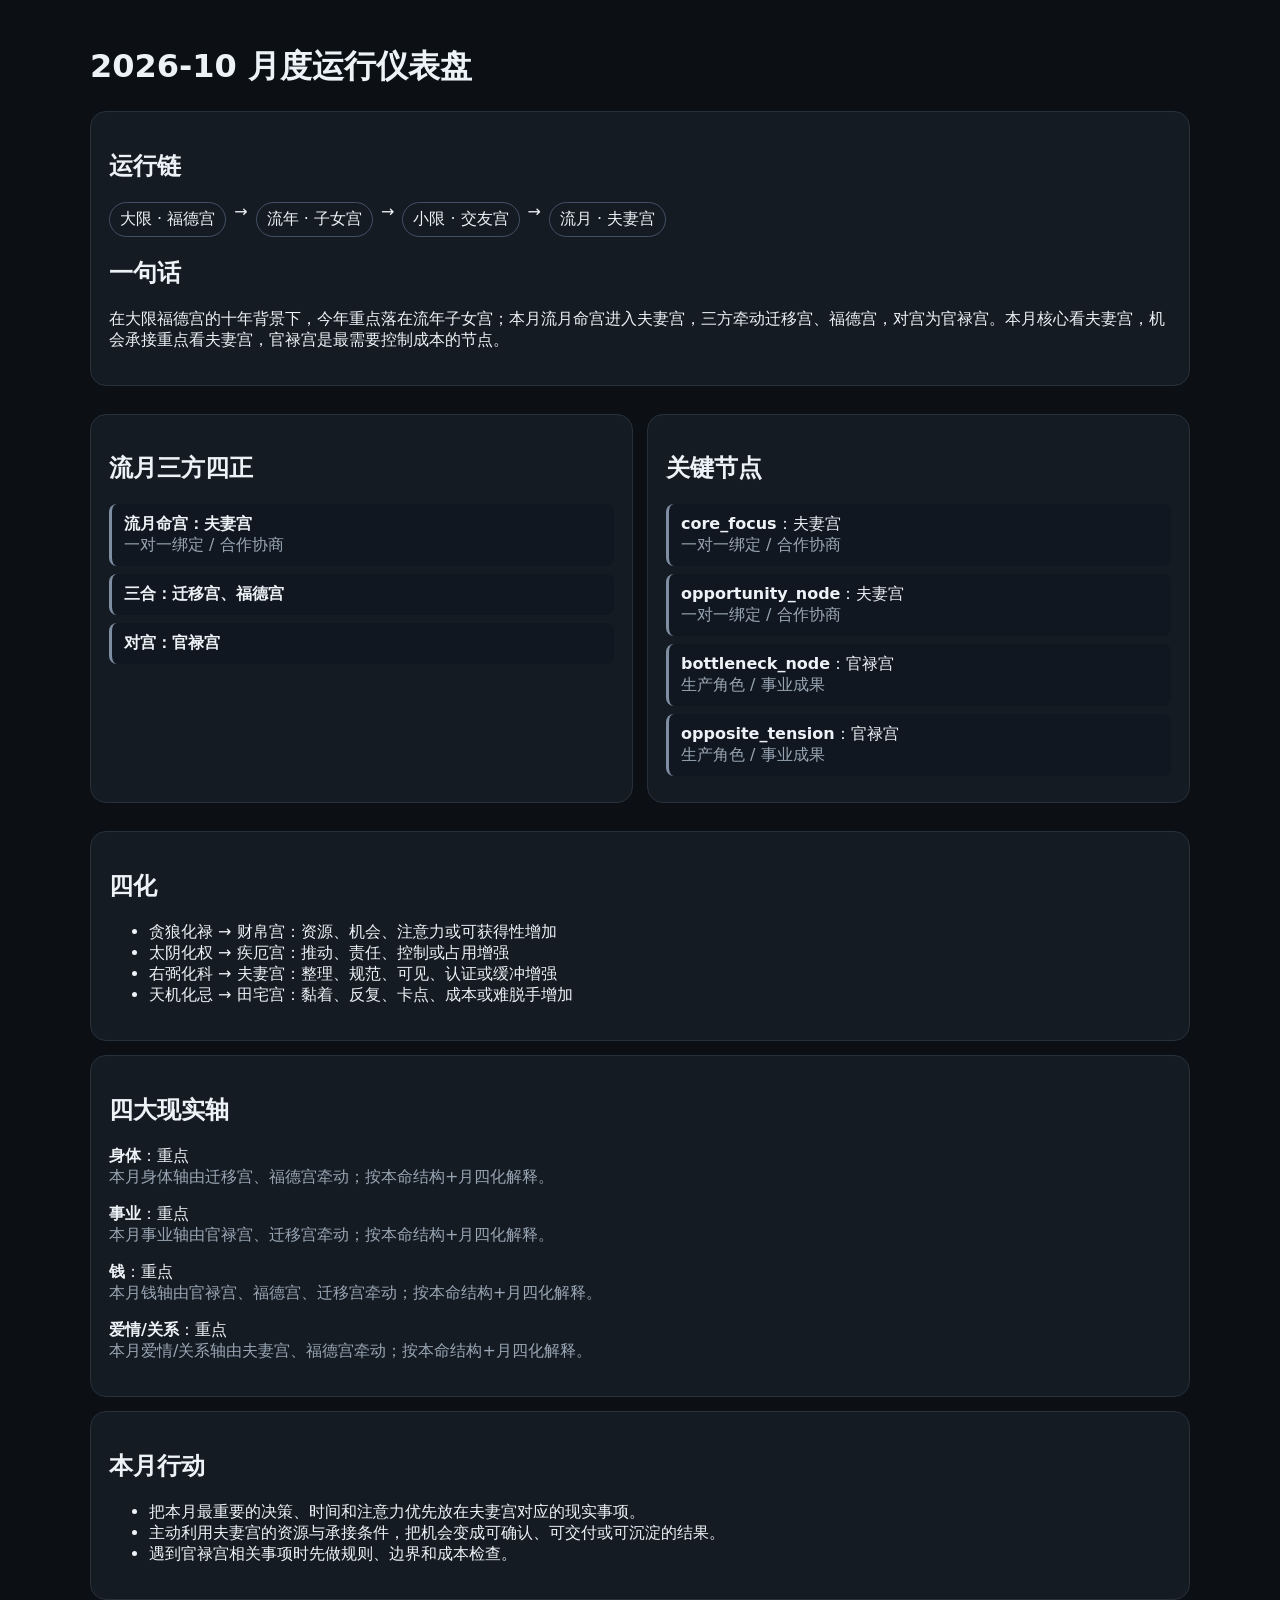
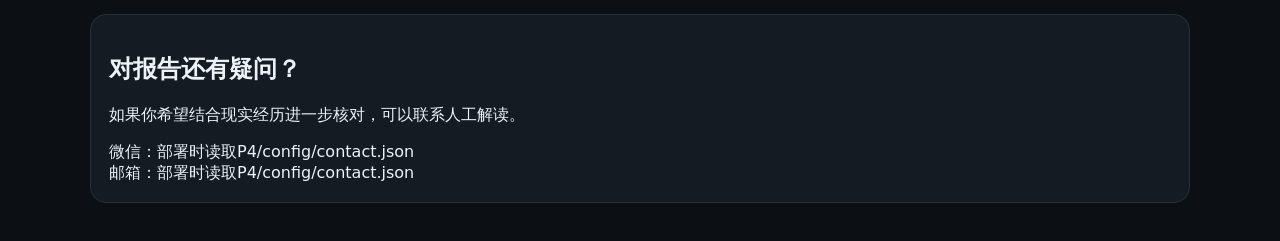
<file: knowledge-base/examples/p5-monthly/example_monthly_dashboard_2026_10.html>
<!doctype html><html lang="zh-CN"><head><meta charset="utf-8"><meta name="viewport" content="width=device-width,initial-scale=1"><title>ZDSM 月度运行仪表盘</title>
<style>body{font-family:system-ui,-apple-system,"PingFang SC","Microsoft YaHei";margin:0;background:#0c1015;color:#edf2f7}.wrap{max-width:1100px;margin:auto;padding:24px}.card{background:#151b23;border:1px solid #27303b;border-radius:16px;padding:18px;margin:14px 0}.chain{display:flex;gap:8px;flex-wrap:wrap}.pill{border:1px solid #425066;border-radius:999px;padding:6px 10px}.grid{display:grid;grid-template-columns:1fr 1fr;gap:14px}.muted{color:#98a5b3}.key{border-left:3px solid #7f8ea3;padding:10px 12px;background:#111720;border-radius:8px;margin:8px 0}@media(max-width:760px){.grid{grid-template-columns:1fr}}</style></head>
<body><div class="wrap"><h1>2026-10 月度运行仪表盘</h1><div class="card"><h2>运行链</h2><div class="chain"><span class="pill">大限 · 福德宫</span> → <span class="pill">流年 · 子女宫</span> → <span class="pill">小限 · 交友宫</span> → <span class="pill">流月 · 夫妻宫</span></div><h2>一句话</h2><p>在大限福德宫的十年背景下，今年重点落在流年子女宫；本月流月命宫进入夫妻宫，三方牵动迁移宫、福德宫，对宫为官禄宫。本月核心看夫妻宫，机会承接重点看夫妻宫，官禄宫是最需要控制成本的节点。</p></div>
<div class="grid"><div class="card"><h2>流月三方四正</h2><div class="key"><b>流月命宫：夫妻宫</b><div class="muted">一对一绑定 / 合作协商</div></div>
<div class="key"><b>三合：迁移宫、福德宫</b></div><div class="key"><b>对宫：官禄宫</b></div></div>
<div class="card"><h2>关键节点</h2><div class="key"><b>core_focus</b>：夫妻宫<div class="muted">一对一绑定 / 合作协商</div></div><div class="key"><b>opportunity_node</b>：夫妻宫<div class="muted">一对一绑定 / 合作协商</div></div><div class="key"><b>bottleneck_node</b>：官禄宫<div class="muted">生产角色 / 事业成果</div></div><div class="key"><b>opposite_tension</b>：官禄宫<div class="muted">生产角色 / 事业成果</div></div></div></div>
<div class="card"><h2>四化</h2><ul><li>贪狼化禄 → 财帛宫：资源、机会、注意力或可获得性增加</li><li>太阴化权 → 疾厄宫：推动、责任、控制或占用增强</li><li>右弼化科 → 夫妻宫：整理、规范、可见、认证或缓冲增强</li><li>天机化忌 → 田宅宫：黏着、反复、卡点、成本或难脱手增加</li></ul></div>
<div class="card"><h2>四大现实轴</h2><p><b>身体</b>：重点<br><span class="muted">本月身体轴由迁移宫、福德宫牵动；按本命结构+月四化解释。</span></p><p><b>事业</b>：重点<br><span class="muted">本月事业轴由官禄宫、迁移宫牵动；按本命结构+月四化解释。</span></p><p><b>钱</b>：重点<br><span class="muted">本月钱轴由官禄宫、福德宫、迁移宫牵动；按本命结构+月四化解释。</span></p><p><b>爱情/关系</b>：重点<br><span class="muted">本月爱情/关系轴由夫妻宫、福德宫牵动；按本命结构+月四化解释。</span></p></div>
<div class="card"><h2>本月行动</h2><ul><li>把本月最重要的决策、时间和注意力优先放在夫妻宫对应的现实事项。</li><li>主动利用夫妻宫的资源与承接条件，把机会变成可确认、可交付或可沉淀的结果。</li><li>遇到官禄宫相关事项时先做规则、边界和成本检查。</li></ul></div>
<div class="card"><h2>对报告还有疑问？</h2><p>如果你希望结合现实经历进一步核对，可以联系人工解读。</p><div>微信：部署时读取P4/config/contact.json</div><div>邮箱：部署时读取P4/config/contact.json</div></div></div></body></html>
</file>
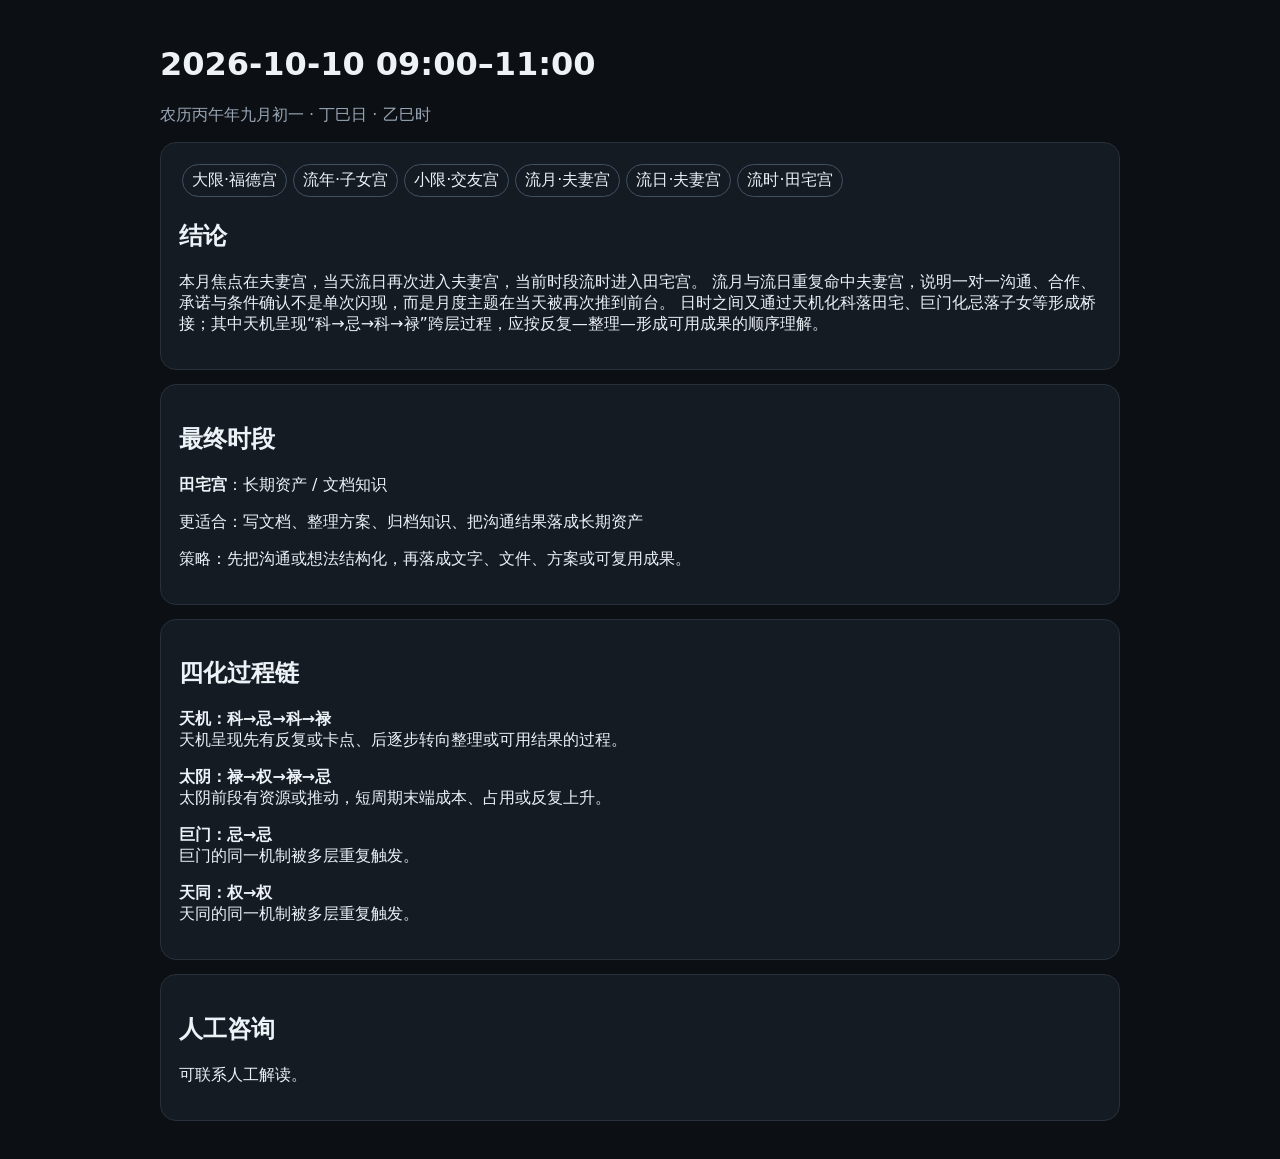
<file: knowledge-base/examples/p6-daily-hourly/example_preview_2026_10_10_09_11.html>
<!doctype html><html lang="zh-CN"><head><meta charset="utf-8"><title>P6 示例</title>
<style>body{font-family:system-ui;background:#0c1015;color:#edf2f7;margin:0}main{max-width:960px;margin:auto;padding:24px}section{background:#151b23;border:1px solid #27303b;border-radius:16px;padding:18px;margin:14px 0}.muted{color:#99a6b5}.pill{display:inline-block;border:1px solid #425066;border-radius:999px;padding:5px 9px;margin:3px}</style></head>
<body><main><h1>2026-10-10 09:00–11:00</h1><p class="muted">农历丙午年九月初一 · 丁巳日 · 乙巳时</p>
<section><span class="pill">大限·福德宫</span><span class="pill">流年·子女宫</span><span class="pill">小限·交友宫</span><span class="pill">流月·夫妻宫</span><span class="pill">流日·夫妻宫</span><span class="pill">流时·田宅宫</span><h2>结论</h2><p>本月焦点在夫妻宫，当天流日再次进入夫妻宫，当前时段流时进入田宅宫。 流月与流日重复命中夫妻宫，说明一对一沟通、合作、承诺与条件确认不是单次闪现，而是月度主题在当天被再次推到前台。 日时之间又通过天机化科落田宅、巨门化忌落子女等形成桥接；其中天机呈现“科→忌→科→禄”跨层过程，应按反复—整理—形成可用成果的顺序理解。</p></section>
<section><h2>最终时段</h2><p><b>田宅宫</b>：长期资产 / 文档知识</p><p>更适合：写文档、整理方案、归档知识、把沟通结果落成长期资产</p><p>策略：先把沟通或想法结构化，再落成文字、文件、方案或可复用成果。</p></section>
<section><h2>四化过程链</h2><p><b>天机：科→忌→科→禄</b><br>天机呈现先有反复或卡点、后逐步转向整理或可用结果的过程。</p><p><b>太阴：禄→权→禄→忌</b><br>太阴前段有资源或推动，短周期末端成本、占用或反复上升。</p><p><b>巨门：忌→忌</b><br>巨门的同一机制被多层重复触发。</p><p><b>天同：权→权</b><br>天同的同一机制被多层重复触发。</p></section>
<section><h2>人工咨询</h2><p>可联系人工解读。</p></section></main></body></html>
</file>
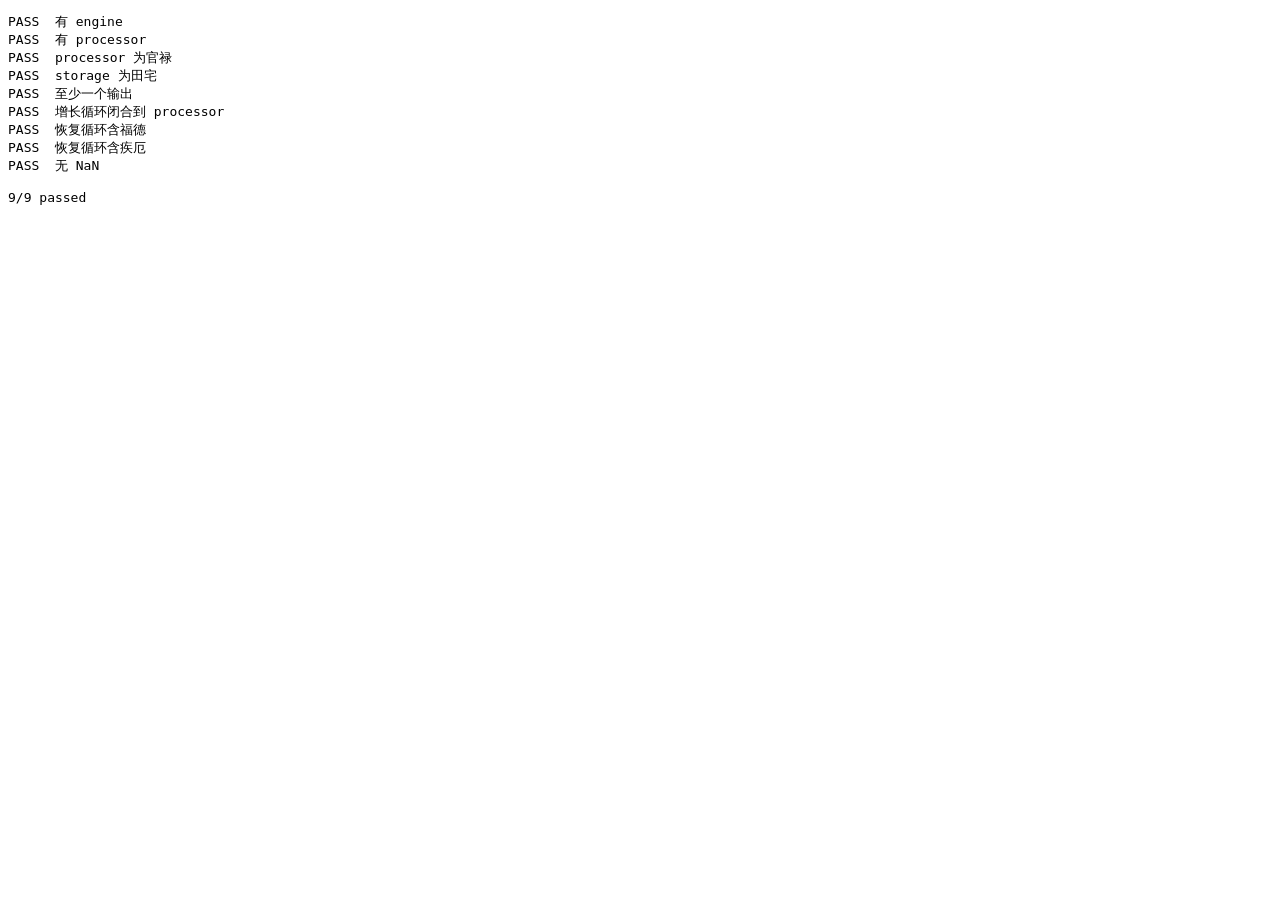
<file: knowledge-base/rule-engine-v1.1/tests/test_engine.html>
<!doctype html><meta charset="utf-8">
<title>ZDSM tests</title>
<pre id="out"></pre>
<script type="module">
import { analyzeChart } from "../src/engine.js";
const out=document.querySelector("#out");
const chart=await (await fetch("../data/sample_chart.json")).json();
const r=analyzeChart(chart);
const tests=[
  ["有 engine", !!r.engine],
  ["有 processor", !!r.processor],
  ["processor 为官禄", r.processor.name==="官禄"],
  ["storage 为田宅", r.storage.name==="田宅"],
  ["至少一个输出", r.outputs.length>=1],
  ["增长循环闭合到 processor", r.growthLoop.at(-1)===r.processor.name],
  ["恢复循环含福德", r.recoveryLoop.includes("福德")],
  ["恢复循环含疾厄", r.recoveryLoop.includes("疾厄")],
  ["无 NaN", r.scores.every(x=>Number.isFinite(x.strength)&&Number.isFinite(x.friction))]
];
let pass=0;
out.textContent=tests.map(([n,ok])=>`${ok?"PASS":"FAIL"}  ${n}`).join("\n");
pass=tests.filter(x=>x[1]).length;
out.textContent+=`\n\n${pass}/${tests.length} passed`;
</script>
</file>
<file: styles.css>
:root {
  --paper: #f5f2ed;
  --paper-raised: #fbf9f4;
  --ink: #1e2a35;
  --muted: #5a6570;
  --rule: #cdc5b8;
  --rule-strong: #9a9085;
  --cinnabar: #a04030;
  --indigo: #3a6a8a;
  --jade: #4a7a6e;
  --amber: #8a6e3a;
  --shadow: rgba(30, 42, 53, 0.08);
}

* { box-sizing: border-box; }

html { color-scheme: light; }

body {
  margin: 0;
  min-width: 320px;
  color: var(--ink);
  background:
    linear-gradient(rgba(23, 32, 39, 0.025) 1px, transparent 1px),
    linear-gradient(90deg, rgba(23, 32, 39, 0.025) 1px, transparent 1px),
    var(--paper);
  background-size: 24px 24px;
  font-family: "Microsoft YaHei", "Noto Sans CJK SC", sans-serif;
  line-height: 1.55;
}

button, input, select { font: inherit; }

.masthead,
main,
footer {
  width: min(1500px, calc(100% - 40px));
  margin-inline: auto;
}

.masthead {
  display: flex;
  align-items: end;
  justify-content: space-between;
  gap: 40px;
  padding: 42px 0 24px;
  border-bottom: 2px solid var(--ink);
}

.eyebrow,
.section-kicker {
  margin: 0 0 7px;
  color: var(--indigo);
  font: 700 11px/1.2 ui-monospace, "Cascadia Mono", Consolas, monospace;
  letter-spacing: 0.14em;
}

h1, h2, h3, p { margin-top: 0; }

h1 {
  margin-bottom: 9px;
  font: 700 clamp(28px, 4vw, 52px)/1.08 "STZhongsong", "Songti SC", SimSun, serif;
  letter-spacing: 0.04em;
}

.lede { margin-bottom: 0; color: var(--muted); font-size: 15px; }

.source-stamp {
  display: grid;
  grid-template-columns: repeat(3, auto);
  gap: 0;
  margin: 0;
  border: 1px solid var(--rule-strong);
  background: var(--paper-raised);
}

.source-stamp div { padding: 10px 16px; border-left: 1px solid var(--rule); }
.source-stamp div:first-child { border-left: 0; }
.source-stamp dt { color: var(--muted); font-size: 10px; }
.source-stamp dd { margin: 2px 0 0; font: 700 12px/1.4 ui-monospace, Consolas, monospace; }

main { padding-block: 26px 48px; }

.input-sheet,
.facts,
.chart-section,
.knowledge-section,
.transit-browser,
.scope-section,
.audit-section {
  padding: 22px;
  border: 1px solid var(--rule);
  background: var(--paper-raised);
}

.result-bar { display: flex; justify-content: flex-start; margin-bottom: 14px; }
.scope-section,
.audit-section {
  margin-bottom: 24px;
  padding: 22px;
  border: 1px solid var(--rule-strong);
  background: rgba(250, 251, 248, 0.96);
  box-shadow: 0 10px 30px var(--shadow);
}

.section-heading {
  display: flex;
  align-items: end;
  justify-content: space-between;
  gap: 28px;
  margin-bottom: 20px;
  padding-bottom: 13px;
  border-bottom: 1px solid var(--rule);
}

.section-heading.compact { margin-bottom: 16px; }
.section-heading h2 { margin: 0; font: 700 22px/1.2 "STZhongsong", "Songti SC", SimSun, serif; }
.section-heading > p { max-width: 560px; margin: 0; color: var(--muted); font-size: 12px; text-align: right; }

.form-grid,
.method-grid {
  display: grid;
  grid-template-columns: repeat(7, minmax(130px, 1fr));
  gap: 12px;
}

label { display: grid; gap: 6px; color: var(--muted); font-size: 11px; }

.default-profile-note {
  display: flex;
  align-items: baseline;
  gap: 10px;
  margin: -4px 0 14px;
  padding: 10px 12px;
  border-left: 3px solid var(--indigo);
  color: var(--muted);
  background: #edf2f4;
  font-size: 12px;
}
.default-profile-note strong { flex: 0 0 auto; color: var(--ink); }
.field-hint { display: block; min-height: 2.9em; color: var(--muted); font-size: 10px; line-height: 1.45; }

input,
select {
  width: 100%;
  min-height: 40px;
  padding: 8px 10px;
  border: 1px solid var(--rule);
  border-radius: 0;
  color: var(--ink);
  background: #fff;
}

input:focus-visible,
select:focus-visible,
button:focus-visible,
summary:focus-visible {
  outline: 3px solid rgba(38, 79, 115, 0.28);
  outline-offset: 2px;
}

.checkbox-field {
  display: none;
  grid-template-columns: auto 1fr;
  align-items: center;
  align-self: end;
  min-height: 40px;
  padding: 8px 10px;
  border: 1px solid var(--rule);
  background: #fff;
}

.checkbox-field.visible,
.checkbox-field.always-visible { display: grid; }
.checkbox-field input { width: 17px; min-height: 17px; margin: 0; }

.method-settings { margin-top: 15px; border-top: 1px solid var(--rule); }
.method-settings summary { width: fit-content; padding: 12px 0 5px; color: var(--indigo); cursor: pointer; font-weight: 700; }
.method-grid { grid-template-columns: repeat(6, minmax(150px, 1fr)); padding-top: 9px; }

.form-actions {
  display: flex;
  align-items: center;
  gap: 18px;
  margin-top: 18px;
}

button[type="submit"] {
  min-width: 160px;
  padding: 11px 24px;
  border: 1px solid var(--ink);
  border-radius: 0;
  color: white;
  background: var(--ink);
  cursor: pointer;
  font-weight: 700;
}

.form-actions p { margin: 0; color: var(--muted); font-size: 11px; }

.status { display: none; margin-bottom: 22px; padding: 13px 16px; border-left: 4px solid var(--indigo); background: #e9eef1; }
.status.visible { display: block; }
.status.error { border-color: var(--cinnabar); color: #721f18; background: #f3e6e3; }

.facts-grid {
  display: grid;
  grid-template-columns: repeat(6, 1fr);
  margin: 0;
  border-top: 1px solid var(--rule);
  border-left: 1px solid var(--rule);
}

.facts-grid div { min-height: 68px; padding: 10px 12px; border-right: 1px solid var(--rule); border-bottom: 1px solid var(--rule); }
.facts-grid dt { color: var(--muted); font-size: 10px; }
.facts-grid dd { margin: 4px 0 0; font-weight: 700; }
.method-line { margin: 12px 0 0; color: var(--muted); font: 11px/1.6 ui-monospace, Consolas, monospace; }
.source-note { margin: 10px 0 0; padding: 9px 11px; border-left: 3px solid var(--amber); color: #5f4b22; background: #f6f0df; font-size: 11px; }

.legend { display: flex; flex-wrap: wrap; justify-content: end; gap: 14px; color: var(--muted); font-size: 10px; }
.legend span { white-space: nowrap; }
.legend-dot { display: inline-block; width: 9px; height: 9px; margin-right: 5px; border: 1px solid currentColor; vertical-align: -1px; }
.legend-dot.current { color: var(--indigo); background: rgba(38, 79, 115, 0.18); }
.legend-dot.mutagen { color: var(--cinnabar); background: rgba(164, 55, 43, 0.18); }
.legend-dot.body { color: var(--jade); background: rgba(39, 100, 87, 0.18); }

.chart-grid {
  position: relative;
  isolation: isolate;
  display: grid;
  grid-template-columns: repeat(4, minmax(0, 1fr));
  grid-template-rows: repeat(4, 150px);
  border-top: 1.5px solid var(--rule-strong);
  border-left: 1.5px solid var(--rule-strong);
  background: var(--rule);
}

.palace,
.chart-center {
  position: relative;
  min-width: 0;
  padding: 9px;
  border-right: 1.5px solid var(--rule-strong);
  border-bottom: 1.5px solid var(--rule-strong);
  background: var(--paper-raised);
}

.palace { cursor: pointer; }
.palace.current-scope { background: transparent; }
.palace.selected-palace {
  z-index: 1;
  color: #1e2a35;
  background: #d4c5b0;
  box-shadow: inset 0 0 0 3px #b0a090;
}
.palace.relation-opposite { background: #d5ddd6; box-shadow: inset 0 0 0 2px #7a9a8e; }
.palace.relation-wealth { background: #e0ddd2; box-shadow: inset 0 0 0 2px #a0a890; }
.palace.relation-career { background: #e8e6dc; box-shadow: inset 0 0 0 2px #b8b8a0; }
.palace.selected-palace .palace-head,
.palace.selected-palace .transit-scope-lines { border-color: rgba(30, 42, 53, 0.2); }
.palace.selected-palace .branch { color: #7a5a2a; }
.palace.selected-palace .stem-branch,
.palace.selected-palace .star-meta,
.palace.selected-palace .transit-scope-line span,
.palace.selected-palace .palace-foot { color: rgba(30, 42, 53, 0.75); }
.palace.selected-palace .star-group dt { color: rgba(30, 42, 53, 0.5); }
.palace.selected-palace .star-group.major dd,
.palace.selected-palace .palace-foot strong,
.palace.selected-palace .transit-scope-line b { color: #1e2a35; }
.palace.selected-palace .star-group.minor dd { color: #2a5a4e; }
.palace.selected-palace .star-group.adjective dd { color: rgba(30,42,53,0.5); }
.palace.selected-palace .mutagen-禄 { color: #1a6040; }
.palace.selected-palace .mutagen-权 { color: #8a3025; }
.palace.selected-palace .mutagen-科 { color: #2a5a7a; }
.palace.selected-palace .mutagen-忌 { color: #444; }
.palace.selected-palace .star-mutagen { color: #6a4a1a; }
.palace.selected-palace .landing-marker { background: rgba(30, 42, 53, 0.12); }
.palace:focus-visible { z-index: 2; outline: 3px solid rgba(58, 106, 138, 0.4); outline-offset: -3px; }
.palace-head { display: flex; align-items: start; justify-content: space-between; gap: 8px; margin-bottom: 5px; padding-bottom: 4px; border-bottom: 1px solid var(--rule); }
.palace-title { display: flex; align-items: baseline; gap: 7px; }
.palace-title h3 { margin: 0; font: 700 15px/1.1 "STZhongsong", "Songti SC", SimSun, serif; }
.branch { color: var(--cinnabar); font: 700 14px/1 ui-monospace, Consolas, monospace; }
.palace-age { color: var(--muted); font: 600 9px/1 ui-monospace, Consolas, monospace; white-space: nowrap; }
.stem-branch { color: var(--muted); font-size: 10px; white-space: nowrap; }
.palace-corner { display: grid; justify-items: end; gap: 5px; }
.landing-markers { display: flex; flex-wrap: wrap; justify-content: end; gap: 3px; min-height: 20px; }
.landing-marker,
.transit-key > span,
.table-scope {
  display: inline-grid;
  width: 20px;
  height: 20px;
  place-items: center;
  border: 1px solid currentColor;
  font: 800 10px/1 ui-monospace, Consolas, monospace;
}
.marker-decadal, .key-decadal, .table-scope-decadal { color: #52606a; background: #edf0f2; }
.marker-yearly, .key-yearly, .table-scope-yearly { color: #1f56a5; background: #e8f0fb; }
.marker-monthly, .key-monthly, .table-scope-monthly { color: #816000; background: #fff4bf; }
.marker-daily, .key-daily, .table-scope-daily { color: #a11d73; background: #fbe8f4; }
.marker-hourly, .key-hourly, .table-scope-hourly { color: #216147; background: #e7f4ed; }
.table-scope-age { color: #6d4ba0; background: #f0ebf8; }

.badges,
.scope-badges { display: flex; flex-wrap: wrap; gap: 4px; margin-bottom: 7px; min-height: 15px; }
.badge { padding: 2px 5px; border: 1px solid var(--rule); color: var(--muted); background: white; font-size: 9px; }
.badge.body { border-color: var(--jade); color: var(--jade); }
.badge.original { border-color: var(--amber); color: var(--amber); }
.badge.scope { border-color: var(--indigo); color: var(--indigo); background: #edf3f7; }
.badge.relation-tag { font-weight: 800; }
.badge.relation-main { border-color: #a09a8a; color: #5a554a; background: rgba(255, 255, 255, 0.5); }
.badge.relation-opposite-tag { border-color: #8aa8a0; color: #4a6a60; background: rgba(255, 255, 255, 0.6); }
.badge.relation-wealth-tag { border-color: #a0a590; color: #505a45; background: rgba(255, 255, 255, 0.7); }
.badge.relation-career-tag { border-color: #b0b0a0; color: #606055; background: rgba(255, 255, 255, 0.8); }
.palace.selected-palace .badge.body,
.palace.selected-palace .badge.original { border-color: rgba(30, 42, 53, 0.5); color: #1e2a35; }

.flight-endpoints {
  display: flex;
  position: relative;
  z-index: 5;
  flex-wrap: wrap;
  gap: 3px;
  margin: -1px 0 5px;
}
.flight-endpoint {
  padding: 1px 4px;
  border: 1px solid currentColor;
  background: rgba(255, 255, 255, 0.86);
  font: 800 8px/1.45 ui-monospace, Consolas, monospace;
  white-space: nowrap;
}
.flight-lu, .flight-text-lu { color: #17814a; }
.flight-quan, .flight-text-quan { color: #7138a7; }
.flight-ke, .flight-text-ke { color: #1f6fab; }
.flight-ji, .flight-text-ji { color: #c83934; }
.palace.selected-palace .flight-endpoint {
  border-color: currentColor;
  background: rgba(255, 255, 255, 0.85);
}
.palace.selected-palace .flight-lu { color: #1a6040; }
.palace.selected-palace .flight-quan { color: #8a3025; }
.palace.selected-palace .flight-ke { color: #2a5a7a; }
.palace.selected-palace .flight-ji { color: #444; }

.flight-overlay {
  position: absolute;
  z-index: 4;
  inset: 0;
  width: 100%;
  height: 100%;
  overflow: visible;
  pointer-events: none;
}
.flight-path {
  fill: none;
  stroke-width: 2.25;
  stroke-linecap: round;
  stroke-dasharray: 7 5;
  opacity: 0.72;
  vector-effect: non-scaling-stroke;
}
.flight-path-lu { stroke: #17814a; }
.flight-path-quan { stroke: #7138a7; }
.flight-path-ke { stroke: #1f6fab; }
.flight-path-ji { stroke: #c83934; }
.flight-fill-lu { fill: #17814a; }
.flight-fill-quan { fill: #7138a7; }
.flight-fill-ke { fill: #1f6fab; }
.flight-fill-ji { fill: #c83934; }

.star-group { display: grid; grid-template-columns: 38px 1fr; gap: 4px; margin: 3px 0; }
.star-group dt { color: var(--muted); font-size: 8px; }
.star-group dd { margin: 0; font-size: 10px; overflow-wrap: anywhere; }
.star-group.major dd { color: #b91c1c; font: 700 12px/1.45 "STZhongsong", "Songti SC", SimSun, serif; }
.star-group.minor dd { color: #1a7a5e; }
.star-group.adjective dd { color: #8b9196; }
.star-meta { margin-left: 2px; color: var(--muted); font: 9px/1 ui-monospace, Consolas, monospace; }
.star-mutagen { margin-left: 2px; font-weight: 800; font-size: 9px; }
.mutagen-禄 { color: #1a7a5e; }
.mutagen-权 { color: #c0392b; }
.mutagen-科 { color: #2e86c1; }
.mutagen-忌 { color: #4a4a4a; }

.transit-scope-lines { display: grid; gap: 2px; margin: 9px 0; padding: 7px 0; border-top: 1px dotted var(--rule-strong); border-bottom: 1px dotted var(--rule-strong); }
.transit-scope-line { display: grid; grid-template-columns: 52px 1fr; gap: 5px; min-width: 0; font-size: 9px; line-height: 1.35; }
.transit-scope-line b { overflow: hidden; text-overflow: ellipsis; white-space: nowrap; }
.transit-scope-line span { color: var(--muted); overflow-wrap: anywhere; }
.scope-line-decadal b { color: #52606a; }
.scope-line-yearly b { color: #1f56a5; }
.scope-line-monthly b { color: #816000; }
.scope-line-daily b { color: #a11d73; }
.scope-line-hourly b { color: #216147; }

.palace-foot { display: grid; grid-template-columns: repeat(2, minmax(0, 1fr)); gap: 3px 9px; margin-top: 9px; padding-top: 7px; border-top: 1px dotted var(--rule-strong); color: var(--muted); font-size: 9px; }
.palace-foot strong { color: var(--ink); font-weight: 600; }

.chart-center {
  grid-column: 2 / 4;
  grid-row: 2 / 4;
  display: grid;
  align-content: start;
  gap: 7px;
  padding: 14px;
  background: #e8eceb;
  overflow: hidden;
}
.chart-center .seal { width: fit-content; padding: 2px 5px; border: 1px solid var(--cinnabar); color: var(--cinnabar); font: 700 9px/1.2 "STZhongsong", SimSun, serif; letter-spacing: 0.18em; }
.chart-center h3 { margin: 0; font: 700 20px/1.2 "STZhongsong", "Songti SC", SimSun, serif; }
.center-topline { display: flex; align-items: center; justify-content: space-between; gap: 8px; }
.view-date { color: var(--muted); font-size: 9px; text-align: right; }
.center-summary { display: grid; grid-template-columns: repeat(2, 1fr); gap: 4px 12px; margin: 0; }
.center-summary div { padding-bottom: 3px; border-bottom: 1px solid rgba(23, 32, 39, 0.14); }
.center-summary dt { color: var(--muted); font-size: 8px; }
.center-summary dd { margin: 1px 0 0; font-size: 10px; font-weight: 700; }
.flight-summary {
  position: relative;
  z-index: 5;
  padding: 8px;
  border: 1px solid rgba(23, 32, 39, 0.24);
  background: rgba(255, 255, 255, 0.78);
}
.flight-summary > div { display: flex; align-items: baseline; justify-content: space-between; gap: 8px; }
.flight-summary > div strong { font-size: 10px; }
.flight-summary > div span { color: var(--muted); font-size: 8px; white-space: nowrap; }
.flight-summary ul { display: grid; grid-template-columns: repeat(2, minmax(0, 1fr)); gap: 3px 10px; margin: 5px 0 0; padding: 0; list-style: none; }
.flight-summary li { display: grid; grid-template-columns: 16px minmax(0, 1fr); gap: 2px; font-size: 9px; }
.flight-summary li b { font-size: 10px; }
.flight-summary li span { overflow: hidden; color: var(--ink); text-overflow: ellipsis; white-space: nowrap; }
.center-scopes { display: grid; grid-template-columns: repeat(3, 1fr); gap: 4px; }
.center-scope { padding: 8px; border: 1px solid var(--rule); background: rgba(255, 255, 255, 0.55); }
.center-scope span { display: block; color: var(--muted); font-size: 9px; }
.center-scope strong { display: block; margin-top: 2px; font-size: 11px; }

.palace-inspector { padding: 10px; border: 1px solid var(--rule-strong); background: rgba(255, 255, 255, 0.72); }
.palace-inspector.empty-inspector { display: grid; gap: 2px; color: var(--muted); }
.palace-inspector.empty-inspector strong { color: var(--ink); }
.inspector-title { display: flex; align-items: baseline; justify-content: space-between; gap: 12px; }
.inspector-title strong { font: 700 17px/1.2 "STZhongsong", "Songti SC", SimSun, serif; }
.inspector-title span, .palace-inspector p { color: var(--muted); font-size: 9px; }
.palace-inspector p { margin: 5px 0 7px; }
.palace-inspector dl { display: grid; grid-template-columns: repeat(2, 1fr); gap: 4px 10px; margin: 0; }
.palace-inspector dl div { display: grid; grid-template-columns: 54px 1fr; gap: 4px; }
.palace-inspector dt { font-weight: 700; font-size: 9px; }
.palace-inspector dd { margin: 0; color: var(--muted); font-size: 9px; }

.transit-heading { align-items: center; }
.transit-actions { display: flex; align-items: center; justify-content: end; gap: 12px; }
.transit-actions p { margin: 0; color: var(--muted); font-size: 11px; text-align: right; }
.quiet-button { padding: 7px 12px; border: 1px solid var(--indigo); border-radius: 0; color: var(--indigo); background: white; cursor: pointer; font-weight: 700; white-space: nowrap; }
.transit-key { display: flex; align-items: center; gap: 5px; margin-bottom: 12px; color: var(--muted); }
.transit-key small { margin-right: 7px; font-size: 9px; }
.transit-picker { border-top: 1px solid var(--rule-strong); border-left: 1px solid var(--rule-strong); }
.transit-row { display: grid; grid-template-columns: 92px minmax(0, 1fr); border-right: 1px solid var(--rule-strong); border-bottom: 1px solid var(--rule-strong); background: white; }
.transit-label { display: grid; align-content: center; gap: 2px; padding: 10px 12px; border-right: 1px solid var(--rule-strong); background: #eef0ec; }
.transit-label strong { font: 700 16px/1.2 "STZhongsong", "Songti SC", SimSun, serif; }
.transit-label span { color: var(--muted); font-size: 9px; }
.transit-options { display: flex; min-width: 0; overflow-x: auto; scrollbar-width: thin; }
.transit-option { flex: 0 0 104px; min-height: 58px; padding: 7px 8px; border: 0; border-right: 1px solid var(--rule); border-radius: 0; color: var(--ink); background: #fff; cursor: pointer; text-align: center; }
.transit-option strong, .transit-option span { display: block; }
.transit-option strong { font-size: 11px; }
.transit-option span { margin-top: 3px; color: var(--muted); font-size: 9px; }
.transit-option:hover { background: #f3f5f4; }
.transit-option.selected { color: white; background: var(--ink); box-shadow: inset 0 -4px 0 var(--scope-accent, var(--indigo)); }
.transit-option.selected span { color: rgba(255, 255, 255, 0.76); }
.transit-option.calendar-container:not(.selected) { border-color: #aab8c0; background: #f0f4f5; box-shadow: inset 0 -2px #9bb0ba; }
.option-decadal { --scope-accent: #89949b; }
.option-yearly { --scope-accent: #4380cf; }
.option-monthly { --scope-accent: #e1bc32; }
.option-daily { --scope-accent: #cf4b9e; }
.option-hourly { --scope-accent: #4e9b79; }
.transit-options.dense .transit-option { flex-basis: 78px; }
.transit-note { margin: 11px 0 0; color: var(--muted); font-size: 10px; }
.table-scope { margin-right: 6px; vertical-align: -5px; }

.table-wrap { overflow-x: auto; }
table { width: 100%; border-collapse: collapse; background: white; font-size: 11px; }
th, td { padding: 9px 10px; border: 1px solid var(--rule); text-align: left; vertical-align: top; }
th { color: white; background: var(--ink); font-size: 10px; letter-spacing: 0.04em; white-space: nowrap; }
td:first-child { font-weight: 700; white-space: nowrap; }
.empty { color: var(--muted); }

.knowledge-section {
  padding: 22px;
  border: 1px solid var(--rule);
  border-top: 4px solid #203f4a;
  background: #f4f7f5;
}
.knowledge-heading { align-items: center; }
.knowledge-meta { display: grid; justify-items: end; gap: 2px; }
.knowledge-meta strong { padding: 3px 7px; border: 1px solid #315f55; color: #234f45; background: #dce9e5; font: 800 10px/1.3 ui-monospace, Consolas, monospace; }
.knowledge-meta span { color: var(--muted); font-size: 9px; }
.knowledge-content { display: grid; gap: 14px; }
.knowledge-context {
  display: grid;
  grid-template-columns: 170px minmax(0, 1fr);
  gap: 14px 20px;
  padding: 14px;
  border: 1px solid #80958f;
  background: #e7efec;
}
.knowledge-context-title { grid-row: span 2; display: grid; align-content: center; gap: 2px; padding-right: 16px; border-right: 1px solid #aabbb6; }
.knowledge-context-title span { color: var(--muted); font-size: 9px; }
.knowledge-context-title strong { font: 800 23px/1.15 "STZhongsong", "Songti SC", SimSun, serif; }
.knowledge-context-title em { color: #315f55; font: normal 700 11px/1.3 ui-monospace, Consolas, monospace; }
.knowledge-context > p { margin: 0; font: 700 14px/1.5 "STZhongsong", "Songti SC", SimSun, serif; }
.knowledge-context dl { display: grid; grid-template-columns: repeat(2, minmax(0, 1fr)); gap: 8px 16px; margin: 0; }
.knowledge-context dl div { display: grid; grid-template-columns: 58px minmax(0, 1fr); gap: 6px; }
.knowledge-context dt { color: var(--muted); font-size: 9px; }
.knowledge-context dd { display: flex; flex-wrap: wrap; gap: 4px; margin: 0; }
.knowledge-chip { padding: 1px 5px; border: 1px solid #aab5b1; color: #354840; background: rgba(255, 255, 255, 0.7); font-size: 9px; }
.knowledge-chip.positive { border-color: #8fb4a6; color: #1e6650; background: #edf6f2; }
.knowledge-chip.caution { border-color: #c9aa91; color: #80512f; background: #faf1e8; }
.knowledge-ledger { display: grid; grid-template-columns: repeat(2, minmax(0, 1fr)); gap: 14px; }
.knowledge-block { min-width: 0; padding: 13px; border: 1px solid var(--rule); background: rgba(255, 255, 255, 0.74); }
.knowledge-block > header { display: flex; align-items: baseline; justify-content: space-between; gap: 8px; margin-bottom: 10px; padding-bottom: 7px; border-bottom: 1px solid var(--rule); }
.knowledge-block h3 { margin: 0; font: 800 15px/1.2 "STZhongsong", "Songti SC", SimSun, serif; }
.knowledge-block > header span { color: var(--muted); font-size: 8px; text-align: right; }
.knowledge-star-grid, .knowledge-aux-grid, .knowledge-rule-grid { display: grid; gap: 7px; }
.knowledge-star-card { padding-left: 9px; border-left: 3px solid #315f55; }
.knowledge-star-card header { display: flex; align-items: baseline; justify-content: space-between; gap: 8px; }
.knowledge-star-card header strong { font: 800 14px/1.2 "STZhongsong", "Songti SC", SimSun, serif; }
.knowledge-star-card header span { color: var(--muted); font-size: 8px; }
.knowledge-star-card > div { display: flex; flex-wrap: wrap; align-items: center; gap: 3px; margin-top: 4px; }
.knowledge-star-card > div b { width: 52px; color: var(--muted); font-size: 8px; }
.knowledge-palace-effect { margin: 8px 0 0; padding: 7px 8px; border-left: 2px solid #264f73; color: #273a46; background: #eef3f6; font-size: 9px; }
.knowledge-rule-detail { margin-top: 6px; border-top: 1px dotted var(--rule); }
.knowledge-rule-detail summary { width: fit-content; padding-top: 5px; color: var(--indigo); cursor: pointer; font-size: 8px; font-weight: 800; }
.knowledge-rule-detail ul { margin: 5px 0; padding-left: 17px; color: #34454d; font-size: 8px; }
.knowledge-rule-detail p { margin: 4px 0; color: var(--muted); font-size: 8px; }
.knowledge-rule-detail small { color: #6f7d84; font: 7px/1.4 ui-monospace, Consolas, monospace; }
.knowledge-aux-grid { grid-template-columns: repeat(2, minmax(0, 1fr)); }
.knowledge-aux-card { padding: 8px; border: 1px solid #c5ceca; background: #fbfcfb; }
.knowledge-aux-card > div { display: flex; justify-content: space-between; gap: 8px; }
.knowledge-aux-card > div span { color: #315f55; font-size: 9px; }
.knowledge-aux-card p { margin: 4px 0; font-size: 9px; }
.knowledge-aux-card small, .knowledge-rule small { color: var(--muted); font-size: 7px; }
.knowledge-rule { padding: 8px 9px; border-left: 3px solid #264f73; background: #f4f7fa; }
.knowledge-rule header { display: flex; justify-content: space-between; gap: 8px; }
.knowledge-rule header span { color: #264f73; font-size: 9px; font-weight: 800; }
.knowledge-rule p { margin: 4px 0; font-size: 9px; }
.knowledge-flights { display: grid; grid-template-columns: repeat(2, minmax(0, 1fr)); gap: 7px; margin: 0; padding: 0; list-style: none; }
.knowledge-flight { display: grid; grid-template-columns: 24px minmax(0, 1fr); gap: 7px; padding: 7px; border: 1px solid currentColor; background: #fff; }
.knowledge-flight > b { display: grid; width: 22px; height: 22px; place-items: center; color: white; background: currentColor; }
.knowledge-flight strong, .knowledge-flight span, .knowledge-flight small { display: block; }
.knowledge-flight strong { color: var(--ink); font-size: 9px; }
.knowledge-flight span { color: var(--muted); font-size: 8px; }
.knowledge-flight small { color: #8a5c3b; font-size: 7px; }
.knowledge-time-list, .knowledge-edge-list { display: grid; gap: 6px; margin: 0; padding: 0; list-style: none; }
.knowledge-time-list { grid-template-columns: repeat(2, minmax(0, 1fr)); }
.knowledge-time-list li { display: grid; grid-template-columns: 42px minmax(0, 1fr); gap: 2px 6px; padding: 7px; border: 1px solid #c8d1cd; background: #fbfcfb; }
.knowledge-time-list li > span { grid-row: span 2; color: var(--muted); font-size: 8px; }
.knowledge-time-list li > strong { font-size: 10px; }
.knowledge-time-list li > small { color: var(--muted); font-size: 7px; }
.knowledge-time-list .active-time-layers { grid-column: 1 / -1; border-color: #7d9f94; background: #e7efec; }
.knowledge-edge-list li:not(.knowledge-empty) { display: grid; grid-template-columns: minmax(105px, auto) minmax(0, 1fr) auto; gap: 8px; align-items: baseline; padding: 7px 8px; border-left: 3px solid #567e72; background: #edf3f1; }
.knowledge-edge-list li.incoming { border-left-color: #6c7f98; background: #eef1f5; }
.knowledge-edge-list li span { font: 700 8px/1.4 ui-monospace, Consolas, monospace; }
.knowledge-edge-list li strong { font-size: 9px; }
.knowledge-edge-list li small { color: var(--muted); font-size: 7px; white-space: nowrap; }
.knowledge-audit { border-top: 1px solid var(--rule-strong); }
.knowledge-audit summary { width: fit-content; padding-top: 9px; color: var(--indigo); cursor: pointer; font-size: 9px; font-weight: 800; }
.knowledge-audit ul { display: grid; gap: 6px; margin: 8px 0 0; padding: 0; list-style: none; }
.knowledge-audit li { display: grid; grid-template-columns: 120px minmax(0, 1fr); gap: 8px; font-size: 9px; }
.knowledge-audit li span { color: var(--muted); }
.knowledge-empty { padding: 18px; border: 1px dashed var(--rule-strong); color: var(--muted); background: rgba(255, 255, 255, 0.55); text-align: center; font-size: 10px; }
.knowledge-empty.compact { padding: 10px; }
.knowledge-empty.error { color: #721f18; background: #f3e6e3; }
.knowledge-caveat { margin: 12px 0 0; padding-left: 10px; border-left: 3px solid #8a641c; color: #66532e; font-size: 9px; }

footer { padding: 18px 0 40px; border-top: 1px solid var(--rule-strong); color: var(--muted); font-size: 10px; }
footer p { margin: 0; }

@media (max-width: 1100px) {
  .masthead { align-items: start; }
  .source-stamp { grid-template-columns: 1fr; min-width: 190px; }
  .source-stamp div { border-top: 1px solid var(--rule); border-left: 0; }
  .source-stamp div:first-child { border-top: 0; }
  .form-grid { grid-template-columns: repeat(4, minmax(130px, 1fr)); }
  .method-grid { grid-template-columns: repeat(3, minmax(150px, 1fr)); }
  .chart-grid { grid-template-rows: repeat(4, 175px); }
}

@media (max-width: 760px) {
  .masthead, main, footer { width: min(100% - 24px, 1500px); }
  .masthead { display: block; padding-top: 26px; }
  .source-stamp { grid-template-columns: repeat(3, 1fr); margin-top: 20px; }
  .source-stamp div { padding: 8px; border-top: 0; border-left: 1px solid var(--rule); }
  h1 { font-size: 31px; }
  .input-sheet, .facts, .chart-section, .knowledge-section, .transit-browser, .scope-section, .audit-section { padding: 14px; }
  .section-heading { display: block; }
  .section-heading > p { margin-top: 8px; text-align: left; }
  .form-grid, .method-grid { grid-template-columns: repeat(2, minmax(0, 1fr)); }
  .form-actions { display: block; }
  button[type="submit"] { width: 100%; }
  .form-actions p { margin-top: 10px; }
  .facts-grid { grid-template-columns: repeat(2, 1fr); }
  .legend { justify-content: start; margin-top: 10px; }
  .chart-grid { grid-template-rows: repeat(4, 145px); }
  .palace, .chart-center { padding: 6px; }
  .palace-head { gap: 3px; }
  .palace-title { gap: 3px; }
  .palace-title h3 { font-size: 12px; }
  .palace-age, .stem-branch { font-size: 7px; }
  .landing-marker { width: 16px; height: 16px; font-size: 8px; }
  .badges { gap: 2px; margin-bottom: 4px; min-height: 13px; }
  .badge, .flight-endpoint { padding-inline: 2px; font-size: 7px; }
  .star-group { grid-template-columns: 25px minmax(0, 1fr); gap: 2px; margin: 2px 0; }
  .star-group dt { font-size: 7px; }
  .star-group dd, .star-group.major dd { font-size: 8px; }
  .chart-center { min-height: auto; }
  .chart-center h3 { font-size: 16px; }
  .flight-summary { padding: 5px; }
  .flight-summary > div span { display: none; }
  .flight-summary ul { gap: 2px 5px; }
  .flight-summary li { grid-template-columns: 12px minmax(0, 1fr); font-size: 7px; }
  .center-scopes { grid-template-columns: repeat(2, 1fr); }
  .palace-inspector dl { grid-template-columns: 1fr; }
  .knowledge-ledger { grid-template-columns: 1fr; }
  .transit-actions { display: block; margin-top: 10px; }
  .transit-actions p { margin-bottom: 8px; text-align: left; }
  .transit-row { grid-template-columns: 68px minmax(0, 1fr); }
  .transit-label { padding: 8px; }
  .transit-label strong { font-size: 14px; }
  .transit-option { flex-basis: 94px; }
  .transit-options.dense .transit-option { flex-basis: 74px; }
  table { min-width: 700px; }
}

/* P5 本月运行页：用“时间链 + 四宫网络”取代泛化仪表盘。 */
.monthly-sheet { padding: 18px 20px 30px; }
.monthly-bar { display: flex; align-items: center; gap: 14px; padding-bottom: 14px; border-bottom: 1px solid var(--rule); }
.monthly-bar .back-btn { font-size: 12px; color: var(--muted); background: transparent; border: 1px solid var(--rule); padding: 5px 10px; border-radius: 4px; cursor: pointer; }
.monthly-title h2 { margin: 1px 0 0; font-size: 20px; }
.monthly-title .section-kicker { margin: 0; }
.monthly-nav { display: flex; gap: 7px; margin-left: auto; }
.monthly-quick-options { display: flex; gap: 5px; padding: 11px 0; overflow-x: auto; scrollbar-width: thin; }
.monthly-quick-option { flex: 0 0 76px; display: grid; align-content: center; gap: 1px; min-height: 44px; padding: 6px 8px; border: 1px solid var(--rule); border-radius: 3px; color: var(--muted); background: var(--paper-raised); cursor: pointer; text-align: left; }
.monthly-quick-option strong { color: var(--ink); font-size: 11px; }
.monthly-quick-option span { font-size: 8px; }
.monthly-quick-option.active { color: #fff; background: var(--indigo); border-color: var(--indigo); box-shadow: inset 0 -3px 0 rgba(255,255,255,.2); }
.monthly-quick-option.active strong { color: #fff; }
.monthly-error { margin-top: 12px; padding: 18px; border: 1px solid #d2aaa3; background: #f5eeee; color: #7a3932; font-size: 12px; }
.monthly-hero { display: grid; grid-template-columns: minmax(0, 1.08fr) minmax(280px, .92fr); border: 1px solid var(--rule-strong); background: linear-gradient(115deg, #213943 0 52%, #eef2ee 52% 100%); }
.monthly-chain-block { padding: 17px 18px 19px; color: #f6f2e9; }
.monthly-chain-block > p { margin-bottom: 9px; color: #a9c5ce; font: 700 9px/1.2 ui-monospace, "Cascadia Mono", Consolas, monospace; letter-spacing: .12em; }
.monthly-chain { display: flex; align-items: stretch; gap: 6px; }
.monthly-chain > div { flex: 1 1 0; min-width: 0; display: grid; gap: 2px; padding: 8px; border: 1px solid rgba(255,255,255,.18); background: rgba(255,255,255,.06); }
.monthly-chain span { color: #aac1c5; font-size: 8px; }
.monthly-chain strong { font-size: 11px; }
.monthly-chain small { overflow: hidden; color: #bac8c9; font-size: 7px; white-space: nowrap; text-overflow: ellipsis; }
.monthly-chain-arrow { align-self: center; color: #7e9ca2 !important; }
.monthly-summary { align-self: center; margin: 0; padding: 18px 20px 18px 30px; font: 600 13px/1.85 "STZhongsong", "Songti SC", SimSun, serif; }
.monthly-primary-grid { display: grid; grid-template-columns: 1.1fr .9fr; gap: 12px; margin-top: 12px; }
.monthly-network-card, .monthly-key-card, .monthly-block { border: 1px solid var(--rule); background: var(--paper-raised); }
.monthly-network-card > header, .monthly-key-card > header { display: flex; justify-content: space-between; padding: 9px 11px; border-bottom: 1px solid var(--rule); }
.monthly-network-card > header span, .monthly-key-card > header span { color: var(--muted); font-size: 9px; letter-spacing: .08em; }
.monthly-network-card > header strong, .monthly-key-card > header strong { font-size: 10px; }
.monthly-network-card > p { margin: 0; padding: 8px 12px; border-top: 1px solid var(--rule); color: var(--muted); font-size: 9px; }
.monthly-network { position: relative; display: grid; grid-template: "first core second" 1fr "blank opposite blank2" 1fr / 1fr 1fr 1fr; gap: 20px 26px; min-height: 280px; padding: 28px 35px; overflow: hidden; }
.monthly-network-line { position: absolute; z-index: 0; background: #9caeaa; opacity: .65; }
.monthly-network-line.horizontal { top: 36%; left: 20%; width: 60%; height: 1px; }
.monthly-network-line.vertical { top: 30%; left: 50%; width: 1px; height: 44%; }
.monthly-network-node { position: relative; z-index: 1; align-self: center; display: grid; place-items: center; min-height: 82px; padding: 9px; border: 1px solid #9caeaa; border-radius: 50%; background: #f7f5ef; text-align: center; }
.monthly-network-node.core { grid-area: core; border: 4px solid var(--indigo); background: #e9f0f3; box-shadow: 0 0 0 7px rgba(58,106,138,.08); }
.monthly-network-node.first { grid-area: first; }
.monthly-network-node.second { grid-area: second; }
.monthly-network-node.opposite { grid-area: opposite; border-style: dashed; border-width: 2px; }
.monthly-network-node span { color: var(--muted); font-size: 7px; }
.monthly-network-node strong { font-size: 13px; }
.monthly-network-node small { color: var(--muted); font-size: 7px; }
.monthly-key-nodes { display: grid; grid-template-columns: repeat(2, minmax(0, 1fr)); }
.monthly-key-node { min-height: 140px; padding: 12px; border-right: 1px solid var(--rule); border-bottom: 1px solid var(--rule); }
.monthly-key-node:nth-child(2n) { border-right: 0; }
.monthly-key-node:nth-last-child(-n+2) { border-bottom: 0; }
.monthly-key-node span { display: block; margin-bottom: 5px; color: var(--muted); font-size: 8px; letter-spacing: .08em; }
.monthly-key-node strong { font-size: 17px; }
.monthly-key-node p { margin: 2px 0 7px; color: var(--jade); font-size: 9px; }
.monthly-key-node small { color: var(--muted); font-size: 8px; line-height: 1.55; }
.monthly-key-node.core { box-shadow: inset 3px 0 var(--indigo); }
.monthly-key-node.opportunity { box-shadow: inset 3px 0 var(--jade); }
.monthly-key-node.bottleneck { box-shadow: inset 3px 0 var(--cinnabar); }
.monthly-key-node.opposite { box-shadow: inset 3px 0 var(--amber); }
.monthly-block { margin-top: 12px; }
.monthly-block > header { display: flex; align-items: end; justify-content: space-between; gap: 12px; padding: 10px 12px; border-bottom: 1px solid var(--rule); }
.monthly-block > header p { margin: 0; color: var(--indigo); font: 700 8px/1.2 ui-monospace, "Cascadia Mono", Consolas, monospace; letter-spacing: .12em; }
.monthly-block > header h3 { margin: 2px 0 0; font-size: 15px; }
.monthly-block > header > span { color: var(--muted); font-size: 9px; }
.monthly-transformations { display: grid; grid-template-columns: repeat(4, minmax(0, 1fr)); }
.monthly-transform { display: grid; grid-template-columns: 30px minmax(0, 1fr); gap: 8px; padding: 12px; border-right: 1px solid var(--rule); }
.monthly-transform:last-child { border-right: 0; }
.monthly-transform > b { display: grid; place-items: center; width: 30px; height: 30px; border: 1px solid currentColor; border-radius: 50%; font-size: 15px; }
.monthly-transform strong { font-size: 11px; }
.monthly-transform p { margin: 2px 0; color: var(--muted); font-size: 9px; }
.monthly-transform small { color: var(--muted); font-size: 7px; }
.monthly-transform.transform-lu { color: #39775d; }
.monthly-transform.transform-quan { color: #704988; }
.monthly-transform.transform-ke { color: #356f9a; }
.monthly-transform.transform-ji { color: #a04030; }
.monthly-secondary-grid { display: grid; grid-template-columns: 1fr 1fr; gap: 12px; }
.monthly-resonances, .monthly-axes { display: grid; grid-template-columns: repeat(2, minmax(0, 1fr)); }
.monthly-resonance, .monthly-axis { min-height: 104px; padding: 10px 11px; border-right: 1px solid var(--rule); border-bottom: 1px solid var(--rule); }
.monthly-resonance:nth-child(2n), .monthly-axis:nth-child(2n) { border-right: 0; }
.monthly-resonance > div, .monthly-axis header { display: flex; align-items: center; justify-content: space-between; gap: 8px; }
.monthly-resonance span, .monthly-axis span { padding: 2px 5px; border: 1px solid var(--rule); border-radius: 999px; color: var(--muted); font-size: 7px; }
.monthly-resonance strong, .monthly-axis strong { font-size: 12px; }
.monthly-resonance p, .monthly-axis p { margin: 4px 0; color: var(--jade); font-size: 8px; }
.monthly-resonance small, .monthly-axis small { color: var(--muted); font-size: 7px; line-height: 1.5; }
.monthly-axis.relevance-重点 span { color: #fff; background: var(--indigo); border-color: var(--indigo); }
.monthly-axis.relevance-主要 span { color: #fff; background: var(--indigo); border-color: var(--indigo); }
.monthly-axis.relevance-并列 span { color: #334958; background: #dfe9ee; border-color: #9bb2bd; }
.monthly-axis.relevance-辅助 span { color: #fff; background: var(--jade); border-color: var(--jade); }
.monthly-empty { margin: 0; padding: 18px; color: var(--muted); font-size: 10px; }
.period-change-card { margin-top: 12px; border: 1px solid var(--rule); background: var(--paper-raised); }
.period-change-card > header { display: flex; align-items: end; justify-content: space-between; gap: 16px; padding: 11px 13px; border-bottom: 1px solid var(--rule); }
.period-change-card > header span { color: var(--indigo); font: 700 9px/1.2 ui-monospace, "Cascadia Mono", Consolas, monospace; letter-spacing: .1em; }
.period-change-card > header h3 { margin: 2px 0 0; font-size: 15px; }
.period-change-card > header small { color: var(--muted); font-size: 10px; text-align: right; }
.period-change-grid { display: grid; grid-template-columns: repeat(3, minmax(0, 1fr)); }
.period-change-grid article { min-width: 0; padding: 13px; border-right: 1px solid var(--rule); }
.period-change-grid article:last-child { border-right: 0; }
.period-change-grid span { display: block; margin-bottom: 5px; color: var(--muted); font-size: 9px; }
.period-change-grid strong { display: block; overflow-wrap: anywhere; font-size: 13px; }
.period-change-grid p { margin: 5px 0 0; color: var(--muted); font-size: 10px; line-height: 1.6; }
.period-change-note { margin: 0; padding: 8px 13px; border-top: 1px solid var(--rule); color: var(--muted); background: #f3f1eb; font-size: 9px; }
.monthly-actions-card { display: grid; grid-template-columns: 180px minmax(0, 1fr); margin-top: 12px; background: #243b37; color: #f6f1e7; }
.monthly-actions-card header { padding: 16px; border-right: 1px solid rgba(255,255,255,.14); }
.monthly-actions-card header p { margin: 0; color: #a9c7bf; font: 700 8px/1.2 ui-monospace, "Cascadia Mono", Consolas, monospace; letter-spacing: .12em; }
.monthly-actions-card h3 { margin: 3px 0 0; font-size: 18px; }
.monthly-actions-card ol { display: grid; grid-template-columns: repeat(2, minmax(0, 1fr)); gap: 1px; margin: 0; padding: 10px; list-style-position: inside; }
.monthly-actions-card li { padding: 9px; background: rgba(255,255,255,.06); font-size: 9px; line-height: 1.55; }
.monthly-contact { display: flex; justify-content: space-between; gap: 18px; margin-top: 12px; padding: 13px 15px; border: 1px solid var(--rule); background: var(--paper-raised); }
.monthly-contact span { color: var(--muted); font-size: 8px; letter-spacing: .08em; }
.monthly-contact h3 { margin: 1px 0; font-size: 14px; }
.monthly-contact p { margin: 0; color: var(--muted); font-size: 9px; }
.monthly-contact ul { display: flex; align-items: center; gap: 12px; margin: 0; padding: 0; list-style: none; }
.monthly-contact li { display: grid; gap: 2px; }
.monthly-contact li span { font-size: 7px; }
.monthly-contact li strong { font-size: 9px; }
.monthly-boundary { margin: 8px 0 0; color: var(--muted); font-size: 8px; text-align: center; }

/* P6 流日 / 流时：只呈现层级、承接与四化轨迹。 */
.daily-sheet { padding: 18px 20px 30px; }
.daily-bar { display: flex; align-items: center; gap: 14px; padding-bottom: 14px; border-bottom: 1px solid var(--rule); }
.daily-bar .back-btn { padding: 5px 10px; border: 1px solid var(--rule); border-radius: 4px; color: var(--muted); background: transparent; cursor: pointer; font-size: 12px; }
.daily-title h2 { margin: 1px 0 0; font-size: 20px; }
.daily-title .section-kicker { margin: 0; }
.daily-nav { display: flex; gap: 7px; margin-left: auto; }
.daily-controls { display: grid; grid-template-columns: minmax(150px, .8fr) minmax(220px, 1.15fr) minmax(190px, 1fr) auto; gap: 9px; align-items: end; padding: 12px; border: 1px solid var(--rule); border-top: 0; background: #f2f0e8; }
.daily-controls label { display: grid; gap: 4px; color: var(--muted); font-size: 9px; }
.daily-controls input, .daily-controls select { min-width: 0; height: 34px; padding: 5px 8px; border: 1px solid var(--rule-strong); border-radius: 3px; color: var(--ink); background: var(--paper-raised); font-size: 11px; }
.daily-controls .action-btn { height: 34px; white-space: nowrap; }
.daily-control-actions { display: flex; gap: 6px; align-items: center; }
.daily-control-note { margin: 0; padding: 8px 12px; border: 1px solid var(--rule); border-top: 0; color: var(--muted); font-size: 9px; }
.daily-error { margin-top: 12px; padding: 18px; border: 1px solid #d2aaa3; color: #7a3932; background: #f5eeee; font-size: 12px; }
.daily-hero { display: grid; grid-template-columns: 1.1fr .9fr; margin-top: 12px; border: 1px solid var(--rule-strong); background: #263d46; color: #f7f3e8; }
.daily-chain-block { min-width: 0; padding: 15px 17px 17px; }
.daily-chain-block > p { margin: 0 0 8px; color: #a9c5ce; font: 700 9px/1.2 ui-monospace, "Cascadia Mono", Consolas, monospace; letter-spacing: .12em; }
.daily-chain { display: flex; gap: 5px; align-items: stretch; overflow-x: auto; }
.daily-chain > div { flex: 1 0 82px; display: grid; gap: 2px; padding: 7px; border: 1px solid rgba(255,255,255,.16); background: rgba(255,255,255,.05); }
.daily-chain span { color: #a9c5ce; font-size: 7px; }
.daily-chain strong { font-size: 10px; }
.daily-chain small { overflow: hidden; color: #c2cecf; font-size: 7px; white-space: nowrap; text-overflow: ellipsis; }
.daily-chain-arrow { align-self: center; flex: 0 0 auto; color: #75959b !important; }
.daily-summary-block { align-self: stretch; display: grid; align-content: center; gap: 8px; padding: 17px 20px; color: var(--ink); background: #edf1ed; }
.daily-summary-block > span { color: var(--jade); font-size: 9px; font-weight: 800; }
.daily-summary-block p { margin: 0; font: 600 12px/1.75 "STZhongsong", "Songti SC", SimSun, serif; }
.daily-block { margin-top: 12px; border: 1px solid var(--rule); background: var(--paper-raised); }
.daily-block > header { display: flex; align-items: end; justify-content: space-between; gap: 12px; padding: 10px 12px; border-bottom: 1px solid var(--rule); }
.daily-block > header p, .daily-assessment-card > header p { margin: 0; color: var(--indigo); font: 700 8px/1.2 ui-monospace, "Cascadia Mono", Consolas, monospace; letter-spacing: .12em; }
.daily-block > header h3, .daily-assessment-card h3 { margin: 2px 0 0; font-size: 15px; }
.daily-block > header > span { color: var(--muted); font-size: 9px; }
.daily-networks { display: grid; grid-template-columns: repeat(3, minmax(0, 1fr)); }
.daily-network-card { border-right: 1px solid var(--rule); }
.daily-network-card:last-child { border-right: 0; }
.daily-network-card > header { display: flex; justify-content: space-between; gap: 8px; padding: 8px 10px; border-bottom: 1px solid var(--rule); }
.daily-network-card > header span { color: var(--muted); font-size: 8px; }
.daily-network-card > header strong { font-size: 11px; }
.daily-network-card > div { display: grid; grid-template-columns: repeat(2, minmax(0, 1fr)); gap: 1px; background: var(--rule); }
.daily-network-node { min-height: 88px; display: grid; align-content: center; gap: 2px; padding: 9px; background: #f7f5ef; }
.daily-network-node > span { color: var(--muted); font-size: 7px; }
.daily-network-node > strong { font-size: 13px; }
.daily-network-node > small { color: var(--muted); font-size: 7px; line-height: 1.4; }
.daily-network-node.core { color: #fff; background: #213943; box-shadow: inset 4px 0 var(--cinnabar); }
.daily-network-node.core > span, .daily-network-node.core > small { color: #c8d6d7; }
.daily-network-node.trine { background: #dce9e4; }
.daily-network-node.opposite { background: #eef1ef; box-shadow: inset 3px 0 #879a94; }
.daily-split-grid { display: grid; grid-template-columns: .82fr 1.18fr; gap: 12px; }
.daily-support { display: grid; grid-template-columns: repeat(2, minmax(0, 1fr)); }
.daily-support article { min-height: 117px; padding: 11px; border-right: 1px solid var(--rule); }
.daily-support article:last-child { border-right: 0; }
.daily-support span, .daily-list article > span { display: block; color: var(--muted); font-size: 8px; }
.daily-support strong { display: block; margin-top: 3px; color: var(--jade); font-size: 12px; }
.daily-support p { margin: 3px 0 7px; font-size: 15px; font-weight: 800; }
.daily-support small, .daily-list small { color: var(--muted); font-size: 8px; }
.daily-list { display: grid; grid-template-columns: repeat(2, minmax(0, 1fr)); }
.daily-list article { min-height: 105px; padding: 10px 11px; border-right: 1px solid var(--rule); border-bottom: 1px solid var(--rule); }
.daily-list article:nth-child(2n) { border-right: 0; }
.daily-list article strong { display: block; margin-top: 3px; font-size: 11px; }
.daily-list article p { margin: 5px 0 0; color: var(--muted); font-size: 8px; line-height: 1.55; }
.daily-trajectories { display: grid; grid-template-columns: repeat(2, minmax(0, 1fr)); }
.daily-trajectories article { min-height: 136px; padding: 11px 12px; border-right: 1px solid var(--rule); border-bottom: 1px solid var(--rule); }
.daily-trajectories article:nth-child(2n) { border-right: 0; }
.daily-trajectories header { display: grid; grid-template-columns: auto minmax(0, 1fr) auto; gap: 7px; align-items: baseline; }
.daily-trajectories header span { color: var(--jade); font-size: 12px; font-weight: 800; }
.daily-trajectories header strong { color: var(--indigo); font-size: 14px; }
.daily-trajectories header em { color: var(--muted); font-size: 8px; font-style: normal; }
.daily-trajectories p { margin: 8px 0 5px; font-size: 9px; line-height: 1.6; }
.daily-trajectories small { color: var(--muted); font-size: 8px; line-height: 1.5; }
.daily-assessment-card { margin-top: 12px; padding: 13px 14px; color: #f7f3e8; background: #243b37; }
.daily-assessment-card > header { padding-bottom: 9px; border-bottom: 1px solid rgba(255,255,255,.14); }
.daily-assessment-card > header p { color: #9cc3b8; }
.daily-assessment-role { margin: 9px 0; color: #bed2cc; font-size: 9px; line-height: 1.55; }
.daily-assessment-card > div { display: grid; grid-template-columns: 55px minmax(0, 1fr); gap: 6px; padding: 8px 0; border-top: 1px solid rgba(255,255,255,.1); }
.daily-assessment-card > div strong { color: #9cc3b8; font-size: 9px; }
.daily-assessment-card ul { margin: 0; padding-left: 16px; font-size: 9px; line-height: 1.6; }
.daily-tactic { margin: 9px 0 0; padding: 10px; border-left: 3px solid #d3a34d; background: rgba(255,255,255,.07); font-size: 10px; line-height: 1.6; }

/* V1.1 本命系统结构：用静态流向代替动画图，突出规则角色与可追溯分数。 */
.system-sheet { padding: 18px 20px 30px; }
.system-bar { display: flex; align-items: center; gap: 14px; padding-bottom: 14px; border-bottom: 1px solid var(--rule); }
.system-bar .back-btn { padding: 5px 10px; border: 1px solid var(--rule); border-radius: 4px; color: var(--muted); background: transparent; cursor: pointer; font-size: 12px; }
.system-title h2 { margin: 1px 0 0; font-size: 20px; }
.system-title .section-kicker { margin: 0; }
.system-nav { display: flex; gap: 7px; margin-left: auto; }
.system-error { margin-top: 12px; padding: 18px; border: 1px solid #d2aaa3; color: #7a3932; background: #f5eeee; font-size: 12px; }
.system-hero { display: grid; grid-template-columns: 220px minmax(0, 1fr); margin-top: 12px; border: 1px solid var(--rule-strong); background: var(--paper-raised); }
.system-hero > div { display: grid; align-content: center; padding: 18px; color: #f5f2e9; background: #1f3741; }
.system-hero > div span { color: #a6c2c8; font: 700 8px/1.2 ui-monospace, "Cascadia Mono", Consolas, monospace; letter-spacing: .1em; }
.system-hero h3 { margin: 4px 0 0; font: 700 20px/1.2 "STZhongsong", "Songti SC", SimSun, serif; }
.system-hero > p { align-self: center; margin: 0; padding: 18px 22px; font: 600 12px/1.8 "STZhongsong", "Songti SC", SimSun, serif; }
.system-roles { display: grid; grid-template-columns: repeat(7, minmax(0, 1fr)); margin-top: 12px; border: 1px solid var(--rule); background: var(--rule); gap: 1px; }
.system-role-card { min-height: 96px; display: grid; align-content: center; gap: 3px; padding: 10px; background: var(--paper-raised); box-shadow: inset 0 3px #80918c; }
.system-role-card span { color: var(--muted); font-size: 8px; }
.system-role-card strong { font-size: 15px; }
.system-role-card small { color: var(--muted); font-size: 8px; }
.system-role-card.role-drive, .system-role-card.role-process { box-shadow: inset 0 3px #2e687b; }
.system-role-card.role-support { box-shadow: inset 0 3px #669488; }
.system-role-card.role-output { box-shadow: inset 0 3px #8f7553; }
.system-role-card.role-store { box-shadow: inset 0 3px #58785f; }
.system-role-card.role-friction { box-shadow: inset 0 3px var(--cinnabar); }
.system-block { margin-top: 12px; border: 1px solid var(--rule); background: var(--paper-raised); }
.system-block > header { display: flex; align-items: end; justify-content: space-between; gap: 12px; padding: 10px 12px; border-bottom: 1px solid var(--rule); }
.system-block > header p { margin: 0; color: var(--indigo); font: 700 8px/1.2 ui-monospace, "Cascadia Mono", Consolas, monospace; letter-spacing: .12em; }
.system-block > header h3 { margin: 2px 0 0; font-size: 15px; }
.system-block > header > span { color: var(--muted); font-size: 9px; }
.system-flow { display: grid; grid-template-columns: minmax(135px, 1fr) 20px minmax(115px, .75fr) 20px minmax(115px, .75fr) 20px minmax(135px, 1fr) 20px minmax(115px, .8fr); gap: 7px; align-items: center; padding: 18px 14px; background: linear-gradient(90deg, #f4f2eb, #edf2ef); }
.system-flow-stack { display: grid; gap: 6px; }
.system-flow-arrow { color: #788e88; font-size: 18px; text-align: center; }
.system-node { position: relative; min-width: 0; display: grid; gap: 2px; padding: 10px; border: 1px solid #abb9b5; background: #fbfaf6; }
.system-node span { color: var(--muted); font-size: 7px; }
.system-node strong { font-size: 13px; }
.system-node small { color: var(--muted); font-size: 7px; line-height: 1.45; }
.system-node i { position: absolute; top: 6px; right: 6px; width: 8px; height: 8px; overflow: hidden; border-radius: 50%; color: transparent; background: #7a5aa7; box-shadow: 0 0 0 3px rgba(122,90,167,.14); }
.system-node.engine { color: #fff; border-color: #203c47; background: #203c47; box-shadow: inset 4px 0 #b18542; }
.system-node.processor { color: #fff; border-color: #315a64; background: #315a64; box-shadow: inset 4px 0 #89aea5; }
.system-node.engine span, .system-node.engine small, .system-node.processor span, .system-node.processor small { color: #c6d5d6; }
.system-node.output { border-color: #b7a27f; background: #efe8db; }
.system-node.storage { border-color: #799888; background: #dfeae4; }
.system-loop-notes { display: grid; grid-template-columns: 1fr 1fr; border-top: 1px solid var(--rule); }
.system-loop-notes p { display: grid; grid-template-columns: 72px minmax(0, 1fr); gap: 8px; margin: 0; padding: 9px 12px; font-size: 9px; }
.system-loop-notes p:first-child { border-right: 1px solid var(--rule); }
.system-loop-notes strong { color: var(--jade); }
.system-loop-notes span { color: var(--muted); }
.system-scores { display: grid; grid-template-columns: repeat(3, minmax(0, 1fr)); }
.system-score { padding: 10px 11px; border-right: 1px solid var(--rule); border-bottom: 1px solid var(--rule); }
.system-score:nth-child(3n) { border-right: 0; }
.system-score.bottleneck { background: #f5ece8; box-shadow: inset 3px 0 var(--cinnabar); }
.system-score > header { display: flex; justify-content: space-between; gap: 8px; align-items: baseline; }
.system-score > header > div { display: flex; gap: 7px; align-items: baseline; }
.system-score > header strong { font-size: 13px; }
.system-score > header small { color: var(--muted); font-size: 7px; }
.system-score > header > b { color: var(--indigo); font-size: 15px; }
.system-score > div { display: grid; grid-template-columns: repeat(6, minmax(0, 1fr)); gap: 3px; margin-top: 7px; }
.system-score > div span { display: grid; gap: 1px; padding: 4px; background: #f0eee7; text-align: center; }
.system-score > div b { color: var(--muted); font-size: 7px; font-weight: 500; }
.system-score > div em { font-size: 8px; font-style: normal; font-weight: 800; }
.system-score > p { width: fit-content; margin: 7px 0 0; padding: 2px 5px; border: 1px solid #9278b7; border-radius: 999px; color: #654b8a; font-size: 7px; }
.system-boundary { margin: 9px 0 0; padding: 9px 11px; border-left: 3px solid #7a5aa7; color: #54456a; background: #f0ebf5; font-size: 9px; line-height: 1.55; }

@media (max-width: 900px) {
  .monthly-hero, .monthly-primary-grid, .monthly-secondary-grid, .daily-hero, .daily-split-grid { grid-template-columns: 1fr; }
  .monthly-hero { background: #213943; }
  .monthly-summary { background: #eef2ee; }
  .monthly-transformations { grid-template-columns: repeat(2, minmax(0, 1fr)); }
  .daily-controls { grid-template-columns: repeat(2, minmax(0, 1fr)); }
  .daily-networks { grid-template-columns: 1fr; }
  .daily-network-card { border-right: 0; border-bottom: 1px solid var(--rule); }
  .daily-network-card:last-child { border-bottom: 0; }
  .system-roles { grid-template-columns: repeat(4, minmax(0, 1fr)); }
  .system-flow { grid-template-columns: 1fr; }
  .system-flow-arrow { transform: rotate(90deg); }
  .system-scores { grid-template-columns: repeat(2, minmax(0, 1fr)); }
  .system-score:nth-child(3n) { border-right: 1px solid var(--rule); }
  .system-score:nth-child(2n) { border-right: 0; }
}

/* 本地规则报告页 */
.report-sheet { padding: 18px 20px 28px; }
.report-bar { display: flex; align-items: center; gap: 14px; flex-wrap: wrap; padding-bottom: 14px; border-bottom: 1px solid var(--rule); }
.report-bar .back-btn { font-size: 12px; color: var(--muted); background: none; border: 1px solid var(--rule); padding: 5px 10px; border-radius: 4px; cursor: pointer; }
.report-title h2 { margin: 1px 0 0; font-size: 20px; }
.report-title .section-kicker { margin: 0; }
.local-engine-badge { margin-left: auto; padding: 5px 9px; border: 1px solid #82a69b; border-radius: 999px; color: #285c4f; background: #edf5f1; font-size: 10px; font-weight: 700; letter-spacing: .04em; }
.report-actions { display: flex; gap: 8px; align-items: center; flex-wrap: wrap; padding: 12px 0 8px; }
.action-btn { padding: 6px 14px; font-size: 12px; border: 1px solid var(--rule-strong); border-radius: 4px; background: var(--paper-raised); color: var(--ink); cursor: pointer; }
.action-btn.primary { background: var(--jade); color: #fff; border-color: var(--jade); }
.scope-select { font-size: 11px; color: var(--muted); display: flex; align-items: center; gap: 4px; }
.scope-select select { font-size: 11px; padding: 4px 6px; border: 1px solid var(--rule); border-radius: 3px; background: var(--paper-raised); color: var(--ink); }
.report-method { margin: 0 0 12px; color: var(--muted); font-size: 11px; line-height: 1.6; }
.report-output { min-height: 220px; color: var(--ink); }
.report-placeholder, .report-error, .report-loading { padding: 44px 16px; border: 1px dashed var(--rule); border-radius: 6px; color: var(--muted); text-align: center; }
.report-error { color: var(--cinnabar); }
.report-loading { color: var(--jade); }
.report-summary { display: grid; grid-template-columns: repeat(3, 1fr); border: 1px solid var(--rule-strong); background: var(--paper-raised); }
.report-summary > div { display: grid; gap: 2px; padding: 13px 15px; border-right: 1px solid var(--rule); }
.report-summary > div:last-child { border-right: 0; }
.report-summary span { color: var(--muted); font-size: 9px; letter-spacing: .08em; }
.report-summary strong { font-size: 21px; line-height: 1.2; }
.report-summary small { color: var(--muted); font-size: 9px; }
.report-summary .gate-pass { color: var(--jade); }
.report-summary .gate-review { color: var(--cinnabar); }
.quality-strip { display: flex; justify-content: space-between; gap: 12px; align-items: center; padding: 9px 12px; border: 1px solid var(--rule); border-top: 0; background: #f3f1ea; }
.quality-strip ul { display: flex; flex-wrap: wrap; gap: 5px 12px; margin: 0; padding: 0; list-style: none; }
.quality-strip li { display: flex; align-items: center; gap: 4px; font-size: 9px; color: var(--muted); }
.quality-strip li span { display: inline-grid; place-items: center; width: 14px; height: 14px; border-radius: 50%; color: #fff; background: var(--jade); }
.quality-strip li.review span { background: var(--cinnabar); }
.quality-strip p { margin: 0; max-width: 260px; color: var(--muted); font-size: 9px; text-align: right; }
.report-sections { display: grid; gap: 12px; margin-top: 14px; }
.report-section { border: 1px solid var(--rule); background: var(--paper-raised); box-shadow: 0 7px 20px rgba(23, 32, 39, .04); }
.report-section-head { display: grid; grid-template-columns: 150px minmax(0, 1fr); align-items: stretch; border-bottom: 1px solid var(--rule); background: linear-gradient(90deg, #edf3f0, #f8f6f0 65%); }
.report-section-head > div { display: flex; align-items: baseline; gap: 8px; padding: 10px 12px; border-right: 1px solid var(--rule); }
.report-section-head span { color: var(--muted); font-size: 9px; }
.report-section-head h3 { margin: 0; font-size: 17px; }
.report-section-head p { align-self: center; margin: 0; padding: 10px 13px; font-size: 12px; line-height: 1.5; }
.report-role { display: flex; flex-wrap: wrap; gap: 6px 18px; padding: 7px 12px; border-bottom: 1px solid var(--rule); color: var(--muted); font-size: 9px; }
.report-omitted { margin: 0; padding: 7px 12px; border-bottom: 1px solid #d9bbb6; background: #f5eeee; color: #7a3932; font-size: 9px; }
.report-findings { display: grid; grid-template-columns: repeat(2, minmax(0, 1fr)); }
.report-finding { padding: 12px; border-right: 1px solid var(--rule); border-bottom: 1px solid var(--rule); }
.report-finding:nth-child(2n) { border-right: 0; }
.report-finding header { display: flex; justify-content: space-between; gap: 8px; margin-bottom: 6px; }
.report-finding header strong { font-size: 14px; }
.report-finding header span { color: var(--muted); font-size: 9px; }
.report-finding p { margin: 0; font-size: 11px; line-height: 1.65; }
.report-evidence { display: flex; flex-wrap: wrap; gap: 4px; margin-top: 8px; }
.report-evidence span { padding: 2px 5px; border: 1px solid var(--rule); border-radius: 2px; color: var(--muted); font-size: 8px; }
.report-finding ul { margin: 8px 0 0 16px; padding: 0; font-size: 10px; line-height: 1.55; }
.report-finding .report-risk, .report-finding .report-boundary { margin-top: 7px; padding-left: 8px; border-left: 2px solid #c89549; color: #674a21; font-size: 9px; }
.report-finding .report-boundary { border-left-color: var(--cinnabar); color: #6d302a; }
.report-finding p b { margin-right: 5px; }
.report-empty { grid-column: 1 / -1; margin: 0; padding: 14px; color: var(--muted); font-size: 10px; }
.report-subblock { padding: 10px 12px; border-bottom: 1px solid var(--rule); }
.report-subblock h4 { margin: 0 0 7px; color: var(--jade); font-size: 10px; letter-spacing: .06em; }
.report-subblock > small { display: block; margin-top: 6px; color: var(--muted); font-size: 8px; }
.report-combinations, .report-transformations, .report-edges { margin: 0; padding: 0; list-style: none; }
.report-combinations { display: grid; grid-template-columns: repeat(2, minmax(0, 1fr)); gap: 6px; }
.report-combinations li { display: grid; grid-template-columns: 90px minmax(0, 1fr); gap: 5px 9px; padding: 7px 8px; background: #f3f1ea; font-size: 9px; }
.report-combinations li small { grid-column: 2; color: var(--muted); }
.report-chips { display: flex; flex-wrap: wrap; gap: 5px; }
.report-chip { padding: 4px 6px; border: 1px solid #8db3aa; border-radius: 3px; background: #edf5f1; color: #285c4f; font-size: 9px; }
.report-chip.detail { border-color: #c9c3b6; background: #f3f1ea; color: var(--muted); }
.report-transformations { display: grid; grid-template-columns: repeat(2, minmax(0, 1fr)); gap: 5px; }
.report-transform { display: grid; grid-template-columns: 20px minmax(0, 1fr); gap: 2px 7px; padding: 7px 8px; border: 1px solid var(--rule); }
.report-transform b { grid-row: 1 / 3; display: grid; place-items: center; color: var(--cinnabar); font-size: 15px; }
.report-transform span { font-size: 10px; font-weight: 700; }
.report-transform small { color: var(--muted); font-size: 8px; }
.report-section-foot { display: flex; justify-content: space-between; gap: 12px; padding: 8px 12px; color: var(--muted); font-size: 9px; }
.report-edges { display: flex; flex-wrap: wrap; justify-content: flex-end; gap: 4px 12px; }
.report-edges li { display: flex; gap: 5px; }
.report-actions-db { margin-top: 14px; border: 1px solid var(--rule-strong); background: #243b37; color: #f6f1e7; }
.report-actions-db header { padding: 12px 14px 4px; }
.report-actions-db header span { color: #a9c7bf; font-size: 8px; letter-spacing: .12em; }
.report-actions-db h3 { margin: 1px 0 0; font-size: 16px; }
.report-actions-db ul { display: grid; grid-template-columns: repeat(2, minmax(0, 1fr)); gap: 1px; margin: 0; padding: 10px 14px 14px; list-style: none; }
.report-actions-db li { display: grid; grid-template-columns: 64px minmax(0, 1fr); gap: 5px 8px; padding: 9px; background: rgba(255,255,255,.06); }
.report-actions-db li span { color: #b8d4cd; font-size: 9px; }
.report-actions-db li p { margin: 0; font-size: 10px; line-height: 1.55; }
.report-actions-db li small { grid-column: 2; color: #829f98; font-size: 8px; }
.report-boundaries { display: flex; gap: 10px; margin-top: 8px; padding: 9px 11px; border-left: 3px solid var(--cinnabar); background: #f5eeee; color: #6d302a; font-size: 9px; }

@media (max-width: 480px) {
  .masthead, main, footer { width: 100%; padding-inline: 6px; }
  .masthead { padding-top: 16px; padding-bottom: 12px; }
  h1 { font-size: 22px; }
  .source-stamp { display: none; }
  .input-sheet, .chart-section, .knowledge-section, .transit-browser { padding: 8px; }
  .form-grid { grid-template-columns: 1fr; }
  .default-profile-note { align-items: flex-start; flex-direction: column; gap: 2px; margin-bottom: 10px; font-size: 11px; }
  .field-hint { min-height: 0; }
  .method-grid { grid-template-columns: 1fr; }
  .form-actions button { font-size: 15px; }
  .result-bar { margin-bottom: 6px; }
  .result-bar button { font-size: 12px; padding: 4px 8px; }
  .method-line { font-size: 8px; line-height: 1.4; }
  .generated-at { font-size: 8px; }
  .chart-grid { grid-template-columns: repeat(4, minmax(0, 1fr)); grid-template-rows: repeat(4, 110px); gap: 0; }
  .palace, .chart-center { padding: 2px; overflow: hidden; position: relative; }
  .palace-head { gap: 1px; margin-bottom: 1px; padding-bottom: 1px; border-bottom: 1px solid rgba(23,32,39,0.12); }
  .palace-title { gap: 1px; }
  .palace-title h3 { font-size: 9px; }
  .palace-age { display: none; }
  .stem-branch { font-size: 6px; }
  .landing-marker { width: 10px; height: 10px; font-size: 6px; }
  .badges { position: absolute; top: 2px; right: 2px; display: flex; flex-wrap: wrap; justify-content: flex-end; gap: 1px; margin: 0; min-height: 0; z-index: 3; max-width: 40%; }
  .flight-endpoints { position: absolute; bottom: 1px; left: 1px; right: 1px; display: flex; flex-wrap: wrap; gap: 1px; margin: 0; padding: 1px; background: rgba(255,255,255,0.92); border-radius: 2px; z-index: 6; }
  .flight-endpoint { font-size: 7px !important; padding: 1px 2px !important; border: 1px solid currentColor; background: rgba(255,255,255,0.95); white-space: nowrap; }
  .badge { padding-inline: 1px; font-size: 6px; }
  .star-group { display: block; margin: 0 0 1px 0; }
  .star-group dt { display: none; }
  .star-group dd { font-size: 7px; line-height: 1.2; margin: 0; }
  .star-group.major dd { font-size: 8px; font-weight: 700; }
  .star-meta { font-size: 6px; margin-left: 1px; }
  .star-mutagen { font-size: 6px; margin-left: 1px; }
  .chart-center { padding: 4px; gap: 2px; }
  .chart-center .seal { font-size: 7px; padding: 1px 3px; }
  .chart-center h3 { font-size: 13px; }
  .center-topline { gap: 4px; }
  .view-date { font-size: 7px; }
  .center-summary { gap: 1px 6px; }
  .center-summary div { padding-bottom: 1px; }
  .center-summary dt { font-size: 6px; }
  .center-summary dd { font-size: 8px; }
  .transit-browser { padding: 8px; }
  .transit-heading { flex-direction: column; gap: 4px; }
  .transit-heading h2 { font-size: 13px; }
  .transit-key { font-size: 8px; gap: 4px; flex-wrap: wrap; }
  .transit-key small { display: none; }
  .transit-row { grid-template-columns: 50px minmax(0, 1fr); gap: 4px; }
  .transit-label { padding: 4px; }
  .transit-label strong { font-size: 12px; }
  .transit-label span { font-size: 7px; }
  .transit-options { gap: 2px; }
  .transit-option { flex-basis: 70px; font-size: 10px; padding: 3px 4px; }
  .transit-options.dense .transit-option { flex-basis: 50px; font-size: 9px; }
  .transit-note { font-size: 8px; line-height: 1.4; }
  .flight-summary { display: none; }
  .flight-overlay { display: block; }
  .flight-path { stroke-width: 3; opacity: 0.85; stroke-dasharray: 5 3; }
  .knowledge-meta { justify-items: start; margin-top: 7px; }
  .knowledge-context { grid-template-columns: 1fr; gap: 8px; padding: 9px; }
  .knowledge-context-title { grid-row: auto; padding: 0 0 7px; border-right: 0; border-bottom: 1px solid #aabbb6; }
  .knowledge-context-title strong { font-size: 18px; }
  .knowledge-context dl { grid-template-columns: 1fr; }
  .knowledge-aux-grid, .knowledge-flights { grid-template-columns: 1fr; }
  .knowledge-time-list { grid-template-columns: 1fr; }
  .knowledge-time-list .active-time-layers { grid-column: auto; }
  .knowledge-edge-list li:not(.knowledge-empty) { grid-template-columns: 1fr; gap: 2px; }
  .knowledge-audit li { grid-template-columns: 1fr; gap: 2px; }
  .section-heading { gap: 4px; }
  .section-kicker { font-size: 8px; }
  .legend { display: none; }
  .monthly-sheet, .daily-sheet, .system-sheet { padding: 9px 7px 18px; }
  .monthly-bar, .daily-bar, .system-bar { align-items: flex-start; flex-wrap: wrap; gap: 8px; }
  .monthly-title, .daily-title, .system-title { order: -1; width: 100%; }
  .monthly-title h2, .daily-title h2, .system-title h2 { font-size: 17px; }
  .monthly-nav, .daily-nav, .system-nav { width: 100%; margin-left: 0; }
  .monthly-nav button, .daily-nav button, .system-nav button { flex: 1; }
  .monthly-hero { display: block; background: #213943; }
  .monthly-summary { background: #eef2ee; }
  .monthly-chain { overflow-x: auto; }
  .monthly-chain > div { flex: 0 0 92px; }
  .monthly-network { grid-template: "first core second" 1fr "blank opposite blank2" 1fr / 1fr 1fr 1fr; gap: 10px 7px; min-height: 220px; padding: 20px 8px; }
  .monthly-network-node { min-height: 67px; padding: 5px; }
  .monthly-network-node strong { font-size: 10px; }
  .monthly-key-nodes, .monthly-resonances, .monthly-axes, .monthly-transformations { grid-template-columns: 1fr; }
  .period-change-card > header { align-items: flex-start; flex-direction: column; gap: 4px; }
  .period-change-card > header small { text-align: left; }
  .period-change-grid { grid-template-columns: 1fr; }
  .period-change-grid article { border-right: 0; border-bottom: 1px solid var(--rule); }
  .period-change-grid article:last-child { border-bottom: 0; }
  .monthly-key-node, .monthly-resonance, .monthly-axis, .monthly-transform { min-height: auto; border-right: 0; }
  .monthly-key-node:nth-last-child(-n+2) { border-bottom: 1px solid var(--rule); }
  .monthly-key-node:last-child { border-bottom: 0; }
  .monthly-actions-card { grid-template-columns: 1fr; }
  .monthly-actions-card header { border-right: 0; border-bottom: 1px solid rgba(255,255,255,.14); }
  .monthly-actions-card ol { grid-template-columns: 1fr; }
  .monthly-contact { display: block; }
  .monthly-contact ul { align-items: flex-start; flex-direction: column; gap: 5px; margin-top: 9px; }
  .daily-controls { grid-template-columns: 1fr; }
  .daily-controls .action-btn { width: 100%; }
  .daily-control-actions { width: 100%; }
  .daily-hero { grid-template-columns: 1fr; }
  .daily-chain > div { flex-basis: 84px; }
  .daily-networks, .daily-network-card > div, .daily-support, .daily-list, .daily-trajectories { grid-template-columns: 1fr; }
  .daily-network-card { border-right: 0; }
  .daily-network-node { min-height: 68px; }
  .daily-support article, .daily-list article, .daily-trajectories article { min-height: auto; border-right: 0; }
  .daily-trajectories header { grid-template-columns: auto minmax(0, 1fr); }
  .daily-trajectories header em { grid-column: 1 / -1; }
  .daily-block > header { align-items: flex-start; flex-direction: column; gap: 3px; }
  .daily-assessment-card > div { grid-template-columns: 1fr; }
  .system-hero { grid-template-columns: 1fr; }
  .system-roles, .system-scores { grid-template-columns: 1fr; }
  .system-role-card { min-height: 76px; }
  .system-score, .system-score:nth-child(2n), .system-score:nth-child(3n) { border-right: 0; }
  .system-block > header { align-items: flex-start; flex-direction: column; gap: 3px; }
  .system-loop-notes { grid-template-columns: 1fr; }
  .system-loop-notes p:first-child { border-right: 0; border-bottom: 1px solid var(--rule); }
  .system-score > div { grid-template-columns: repeat(3, minmax(0, 1fr)); }
  .report-sheet { padding: 10px 8px 18px; }
  .local-engine-badge { margin-left: 0; }
  .report-summary { grid-template-columns: 1fr; }
  .report-summary > div { border-right: 0; border-bottom: 1px solid var(--rule); }
  .report-summary > div:last-child { border-bottom: 0; }
  .quality-strip, .report-section-foot { align-items: flex-start; flex-direction: column; }
  .quality-strip p { text-align: left; }
  .report-section-head { grid-template-columns: 1fr; }
  .report-section-head > div { border-right: 0; border-bottom: 1px solid var(--rule); }
  .report-findings, .report-combinations, .report-transformations, .report-actions-db ul { grid-template-columns: 1fr; }
  .report-finding { border-right: 0; }
  .report-edges { justify-content: flex-start; }
  footer p { font-size: 8px; }
}

@media print {
  body { background: white; }
  .masthead, main, footer { width: 100%; }
  .input-sheet, .status, footer { display: none !important; }
  .facts, .chart-section, .knowledge-section, .transit-browser, .scope-section, .audit-section { break-inside: avoid; box-shadow: none; }
}

@media (prefers-reduced-motion: reduce) {
  *, *::before, *::after { scroll-behavior: auto !important; animation: none !important; transition: none !important; }
}
</file>
<file: layout.css>
/* Chart-first workspace. Calculation and knowledge styles remain in styles.css. */
:root {
  --paper: #f5f7fa;
  --paper-raised: #ffffff;
  --ink: #263445;
  --muted: #637184;
  --rule: #e1e6ed;
  --rule-strong: #bbc7d4;
  --indigo: #2675bf;
  --jade: #287b71;
  --cinnabar: #b8414c;
  --amber: #93723e;
  --focus-fill: #b8d7f3;
  --opposite-fill: #dceafa;
  --trine-fill: #edf4fc;
  --ui-font: "Microsoft YaHei", "PingFang SC", sans-serif;
}
[hidden] { display: none !important; }
.print-context { display: none; }
body { background: var(--paper); font-size: 14px; line-height: 1.6; }
button { touch-action: manipulation; }
button, input, select { border-radius: 5px; }
button:focus-visible, input:focus-visible, select:focus-visible, summary:focus-visible { outline: 2px solid var(--indigo); outline-offset: 3px; }
.masthead, main, footer { width: min(1080px, calc(100% - 40px)); padding-inline: 0; }
.masthead { display: flex; align-items: center; gap: 20px; min-height: 68px; padding-block: 14px; border: 0; }
.masthead h1 { margin: 0; color: #25425f; font: 700 24px/1.25 "STZhongsong", "Songti SC", SimSun, serif; letter-spacing: .09em; white-space: nowrap; }
.profile-tools { display: flex; align-items: center; justify-content: end; gap: 16px; min-width: 0; }
.profile-tools > span { color: var(--muted); font-size: 12px; }
.quiet-button, .action-btn, .text-button { padding: 7px 12px; border: 1px solid var(--rule); color: var(--indigo); background: #fff; font: 500 13px/1.5 var(--ui-font); cursor: pointer; }
.text-button { border-color: transparent; background: transparent; white-space: nowrap; }
.quiet-button:hover, .action-btn:hover, .text-button:hover { background: #eef5fc; }
.action-btn.primary, button[type="submit"] { border-color: var(--indigo); background: var(--indigo); color: #fff; }
main { padding-block: 0 30px; }
.workspace-nav { position: sticky; top: 0; z-index: 20; display: flex; padding: 0 16px; border: 1px solid var(--rule); border-bottom-color: var(--rule-strong); background: #fff; }
.workspace-nav button { min-width: 104px; min-height: 48px; border: 0; border-radius: 0; border-bottom: 3px solid transparent; background: transparent; color: var(--muted); font-size: 15px; cursor: pointer; }
.workspace-nav button:hover { color: var(--indigo); background: #f5f9fe; }
.workspace-nav button.active { color: var(--indigo); border-bottom-color: var(--indigo); font-weight: 700; }
.reading-nav { display: flex; gap: 6px; padding: 14px 20px 0; border-inline: 1px solid var(--rule); background: #fff; }
.reading-nav button { padding: 7px 16px; border: 1px solid var(--rule); background: #fff; color: var(--muted); font-size: 13px; cursor: pointer; }
.reading-nav button.active { border-color: #b8d7f3; background: #edf5fe; color: var(--indigo); }
.section-kicker, .monthly-block > header p, .daily-block > header p, .system-block > header p { display: none; }
.section-heading, .section-heading.compact { display: flex; align-items: center; gap: 14px; margin-bottom: 14px; padding-bottom: 12px; }
.section-heading h2, .monthly-title h2, .daily-title h2, .system-title h2, .report-title h2 { margin: 0; font: 600 18px/1.5 var(--ui-font); }
.section-heading > p { font-size: 13px; }
.input-sheet { max-width: 760px; margin: 36px auto 100px; padding: 28px; border: 1px solid var(--rule); border-radius: 8px; background: #fff; }
.input-sheet .section-heading { align-items: start; flex-direction: column; gap: 6px; margin-bottom: 24px; }
.input-sheet h2 { font-size: 24px; }
.input-sheet .section-heading p { margin: 0; text-align: left; }
.form-grid { grid-template-columns: repeat(2, minmax(0, 1fr)); gap: 18px 24px; }
.form-grid > label, .method-grid label { font-size: 13px; gap: 6px; }
input, select { min-height: 42px; padding: 8px 10px; border-radius: 5px; font-size: 14px; }
.method-settings { margin-top: 24px; }
.method-settings summary { padding-block: 14px; font-size: 13px; font-weight: 500; }
.method-grid { grid-template-columns: repeat(2, minmax(0, 1fr)); gap: 16px; }
.form-actions { display: flex; flex-direction: column; align-items: stretch; gap: 12px; margin-top: 20px; }
.form-actions button { border-radius: 5px; min-height: 46px; }
.form-actions p { margin: 0; font-size: 12px; text-align: center; }
.status.visible:not(.error) { position: absolute; width: 1px; height: 1px; padding: 0; margin: -1px; border: 0; overflow: hidden; clip-path: inset(50%); }
.status.error { margin: 12px 0; font-size: 14px; }
.result, .monthly-sheet, .daily-sheet, .system-sheet, .report-sheet { padding: 18px 20px 24px; border: 1px solid var(--rule); border-top: 0; background: #fff; }
.yearly-sheet .monthly-primary-grid { grid-template-columns: 1.1fr .9fr; }
.yearly-sheet .monthly-block { min-width: 0; }
.chart-toolbar { display: flex; align-items: center; justify-content: space-between; gap: 10px; margin: -5px 0 10px; }
.generated-at { color: var(--muted); font-size: 12px; }
.chart-section { padding: 0; border: 0; background: #fff; }
.chart-section .section-heading { margin-bottom: 10px; padding-bottom: 0; border: 0; }
.chart-section h2 { font-size: 15px; }
.legend { display: flex; gap: 14px; margin: 0; font-size: 11px; }
.legend-dot { width: 10px; height: 10px; border-color: #abc2dd; border-radius: 2px; }
.legend-dot.current { background: var(--focus-fill); }
.legend-dot.opposite { background: var(--opposite-fill); }
.legend-dot.trine { background: var(--trine-fill); }
.chart-scroll-shell { overflow: visible; }
.chart-grid { grid-template-rows: repeat(4, minmax(156px, auto)); border-width: 1px; border-color: var(--rule-strong); background: #fff; }
.palace, .chart-center { border-width: 1px; border-color: var(--rule-strong); padding: 9px 11px; background: #fff; }
.palace { display: flex; flex-direction: column; gap: 5px; overflow: visible; }
.palace.current-scope { background: #fff; }
.palace.selected-palace { color: var(--ink); background: var(--focus-fill); box-shadow: inset 0 0 0 2px #5c9dd9; }
.palace.relation-opposite { background: var(--opposite-fill); box-shadow: none; }
.palace.relation-wealth { background: var(--trine-fill); box-shadow: none; }
.palace.relation-career { background: #f3f7fd; box-shadow: none; }
.palace-stars { position: relative; z-index: 5; display: flex; flex-wrap: wrap; align-items: start; gap: 5px 9px; min-height: 54px; }
.chart-star { display: inline-flex; align-items: center; flex-direction: column; gap: 3px; min-width: 16px; line-height: 1.1; }
.chart-star-name { writing-mode: vertical-rl; font-size: 16px; letter-spacing: .05em; font-weight: 600; }
.chart-star.major { color: #a93444; }
.chart-star.minor { color: #286ca6; }
.chart-star-state { min-height: 11px; color: #576577; font-size: 11px; }
.chart-star-mutagen { min-width: 16px; padding: 1px 2px; border: 1px solid currentColor; border-radius: 2px; text-align: center; font-size: 11px; }
.empty-palace { padding-top: 5px; color: var(--muted); font-size: 12px; }
.palace-adjectives { display: flex; flex-wrap: wrap; gap: 1px 6px; color: #6f7d8d; font-size: 11px; line-height: 1.5; }
.palace-adjectives span { white-space: nowrap; }
.palace .transit-scope-line { display: flex; flex-direction: column; gap: 2px; margin-top: 3px; font-size: 12px; line-height: 1.5; }
.palace .transit-scope-line b { color: #145d9f; white-space: normal; overflow: visible; font-weight: 500; }
.palace .transit-scope-line span { color: #53677f; }
.palace .flight-endpoints { position: relative; top: auto; right: auto; bottom: auto; left: auto; margin: 0; min-height: 0; padding: 0; background: transparent; gap: 3px; }
.palace .flight-endpoints:empty { display: none; }
.palace .flight-endpoint { padding: 1px 3px; border: 0; background: rgba(255,255,255,.8); font: 600 10px/1.4 var(--ui-font); }
.palace.selected-palace .flight-quan { color: #7138a7; }
.palace.selected-palace .flight-ji { color: #c83934; }
.palace .badges { position: static; display: flex; justify-content: start; max-width: none; min-height: 15px; gap: 3px; margin: auto 0 0; }
.palace .badge { padding: 0 3px; border: 0; background: transparent; font-size: 10px; line-height: 1.5; }
.palace .badge.relation-tag { color: #2e6090; }
.palace-head { align-items: end; margin: 0; padding: 3px 0 0; border: 0; gap: 5px; }
.palace-title { display: grid; align-items: start; gap: 3px; }
.palace-title h3 { color: #354d69; font: 700 16px/1.2 var(--ui-font); }
.palace-age { display: inline; color: #637184; font: 12px/1.2 Consolas, monospace; }
.palace-corner { gap: 3px; }
.stem-branch { font-size: 12px; }
.landing-markers { min-height: 0; gap: 3px; }
.landing-marker { width: 16px; height: 16px; border: 0; border-radius: 2px; font-size: 10px; }
.chart-center { display: flex; align-items: stretch; justify-content: center; flex-direction: column; gap: 10px; padding: 20px 26px; overflow: visible; background: #fff; }
.chart-center h3 { font: 600 23px/1.4 "STZhongsong", "Songti SC", SimSun, serif; color: #344f70; }
.center-topline { display: block; }
.view-date { color: var(--muted); font-size: 12px; text-align: left; }
.center-summary { grid-template-columns: 1fr 1fr; gap: 7px 18px; }
.center-summary div { display: flex; align-items: baseline; gap: 9px; padding-bottom: 0; border: 0; }
.center-summary div:nth-child(2), .center-summary div:nth-child(3) { grid-column: 1 / -1; }
.center-summary dt { min-width: 28px; color: var(--muted); font-size: 12px; }
.center-summary dd { margin: 0; font-size: 13px; font-weight: 500; }
.flight-summary { display: block; margin-top: 2px; padding: 9px 0 0; border: 0; border-top: 1px solid var(--rule); background: transparent; }
.flight-summary > div strong { font-size: 12px; font-weight: 500; }
.flight-summary > div span { display: none; }
.flight-summary ul { gap: 6px 14px; margin-top: 8px; }
.flight-summary li { grid-template-columns: 15px minmax(0,1fr); font-size: 12px; }
.flight-summary li b { font-size: 12px; }
.flight-overlay { z-index: 3; }
.flight-path { stroke-width: 1.3; opacity: .44; stroke-dasharray: 4 5; }
.transit-browser { padding: 12px 0 0; border: 0; background: #fff; }
.transit-heading { gap: 10px; margin-bottom: 8px !important; padding: 0; border: 0; }
.transit-heading h2 { font: 600 14px/1.4 var(--ui-font); white-space: nowrap; }
.transit-actions { display: flex; align-items: center; gap: 12px; margin: 0; }
.transit-actions p { margin: 0; font-size: 11px; text-align: right; }
.transit-actions button { padding: 5px 8px; font-size: 12px; }
.transit-key { display: none; }
.transit-picker { border-color: var(--rule); }
.transit-row { grid-template-columns: 62px minmax(0,1fr); gap: 0; border-color: var(--rule); }
.transit-label { padding: 6px 8px; border-color: var(--rule); background: #f5f8fc; }
.transit-label strong { font: 500 13px/1.3 var(--ui-font); }
.transit-label span { display: none; }
.transit-options { gap: 0; overscroll-behavior-x: contain; }
.transit-option { flex-basis: 88px; min-height: 46px; padding: 5px; }
.transit-option strong { font-size: 12px; font-weight: 500; }
.transit-option span { margin-top: 1px; font-size: 10px; }
.transit-option.selected { color: #145d9f; background: #dceafa; box-shadow: inset 0 -2px var(--indigo); }
.transit-option.selected span { color: #32648f; }
.transit-options.dense { display: grid; grid-template-columns: repeat(10, minmax(0,1fr)); overflow: visible; }
.transit-options.dense .transit-option { min-width: 0; border-bottom: 1px solid var(--rule); }
.transit-note { margin: 7px 0 0; color: var(--muted); font-size: 11px; }
.local-tools { border: 1px solid var(--rule); padding: 18px 20px; margin-bottom: 14px; background: #fff; }
.local-tools-heading, .local-tools-row, .local-tools-actions { display: flex; align-items: center; gap: 12px; flex-wrap: wrap; }
.local-tools-heading { justify-content: space-between; }
.local-tools-heading label { display: flex; align-items: center; gap: 8px; }
.local-tools input[type="checkbox"] { min-height: auto; width: 17px; height: 17px; }
.local-tools p { color: var(--muted); font-size: 12px; margin: 9px 0; }
.local-tools-row { margin-block: 12px; align-items: end; }
.local-tools-row label { display: grid; gap: 4px; flex: 1; min-width: 160px; font-size: 12px; }
.local-tools-row input, .local-tools-row select { width: 100%; min-width: 0; }
.local-tools button:disabled { opacity: .5; cursor: default; }
.local-tools #local-tools-status { color: #25425f; }
.disclosure { margin-top: 14px; padding: 0; border: 1px solid var(--rule); border-radius: 5px; background: #fff; box-shadow: none; }
.disclosure > summary { display: flex; align-items: center; gap: 12px; min-height: 50px; padding: 12px 16px; list-style: none; color: var(--ink); font-size: 14px; font-weight: 600; cursor: pointer; }
.disclosure > summary::-webkit-details-marker { display: none; }
.disclosure > summary::after { content: '+'; margin-left: auto; color: var(--indigo); font-size: 19px; font-weight: 400; }
.disclosure[open] > summary { border-bottom: 1px solid var(--rule); }
.disclosure[open] > summary::after { content: '−'; }
.disclosure > summary small { margin-left: auto; color: var(--muted); font-size: 12px; font-weight: 400; }
.disclosure-body { padding: 16px; }
.calculation-details .method-line { padding: 0 16px 14px; font: 12px/1.8 var(--ui-font); }
.knowledge-meta { margin: 0 0 12px; }
.knowledge-meta strong { border: 0; background: transparent; color: var(--muted); font-size: 11px; font-weight: 400; }
.knowledge-context { background: #f4f8fd; border-color: var(--rule); }
.knowledge-block, .knowledge-rule-card { background: #fff; box-shadow: none; }
.knowledge-caveat { font-size: 12px; }
.knowledge-content :is(p,li,dd,small) { font-size: 12px; }
.monthly-bar, .daily-bar, .system-bar, .report-bar { display: flex; justify-content: space-between; align-items: center; gap: 16px; padding: 0 0 14px; border: 0; }
.page-hint { margin: 0; color: var(--muted); font-size: 12px; }
.monthly-title, .daily-title, .system-title { order: 0; width: auto; }
.monthly-quick-options { gap: 0; margin-bottom: 16px; padding: 0; border: 1px solid var(--rule); background: #fff; }
.monthly-quick-option { flex: 1 0 76px; gap: 3px; padding: 9px 11px; border: 0; border-right: 1px solid var(--rule); border-radius: 0; }
.monthly-quick-option strong { font-size: 13px; }
.monthly-quick-option span { font-size: 11px; }
.monthly-quick-option.active { color: #145d9f; background: #dceafa; box-shadow: inset 0 -2px var(--indigo); }
.monthly-quick-option.active strong { color: #145d9f; }
.monthly-hero, .daily-hero { display: block; margin-top: 0; border: 0; background: #fff; color: var(--ink); }
.monthly-chain-block, .daily-chain-block { padding: 0 0 14px; color: var(--ink); }
.monthly-chain-block > p, .daily-chain-block > p { display: none; }
.monthly-chain, .daily-chain { display: flex; gap: 10px; overflow-x: auto; padding-bottom: 3px; }
.monthly-chain > div, .daily-chain > div { flex: 1 0 92px; gap: 3px; padding: 10px 12px; border: 0; border-left: 2px solid #bfd5eb; background: #f5f8fc; }
.monthly-chain span, .daily-chain span { color: var(--muted); font-size: 11px; }
.monthly-chain strong, .daily-chain strong { font-size: 15px; }
.monthly-chain small, .daily-chain small { color: var(--muted); font-size: 10px; }
.monthly-summary, .daily-summary-block { margin: 0; padding: 14px 16px; border-left: 3px solid #7eadd6; background: #f4f8fd; font: 400 14px/1.85 var(--ui-font); }
.daily-summary-block { gap: 6px; }
.daily-summary-block > span { color: #356994; font-size: 12px; font-weight: 500; }
.daily-summary-block p { font: 400 14px/1.85 var(--ui-font); }
.monthly-actions-card, .daily-assessment-card { margin-top: 18px; padding: 18px; border: 1px solid #d8e6f3; border-radius: 5px; background: #fff; color: var(--ink); }
.monthly-actions-card { grid-template-columns: 100px minmax(0,1fr); }
.monthly-actions-card header { padding: 0 16px 0 0; border-color: var(--rule); }
.monthly-actions-card h3, .daily-assessment-card h3 { margin: 0; font-size: 16px; }
.monthly-actions-card ol { gap: 8px 22px; padding: 0 0 0 18px; }
.monthly-actions-card li { padding: 0; background: transparent; font-size: 13px; line-height: 1.85; }
.monthly-primary-grid { margin: 0; gap: 16px; grid-template-columns: 1fr 1fr; }
.monthly-network { min-height: 238px; padding: 20px 16px; gap: 18px 14px; }
.monthly-network-node { min-height: 66px; border-radius: 5px; border-color: var(--rule-strong); background: #fff; }
.monthly-network-node.core { border-width: 1px; background: var(--focus-fill); box-shadow: none; }
.monthly-network-node span, .monthly-network-node small { font-size: 10px; }
.monthly-network-node strong { font-size: 14px; }
.monthly-key-node { min-height: 125px; padding: 13px; box-shadow: none !important; }
.monthly-key-node span { font-size: 11px; }
.monthly-key-node p, .monthly-key-node small { font-size: 11px; }
.monthly-network-card > header span, .monthly-key-card > header span, .monthly-network-card > header strong, .monthly-key-card > header strong { font-size: 12px; letter-spacing: 0; }
.monthly-network-card > p { font-size: 11px; }
.monthly-transformations { grid-template-columns: repeat(2,minmax(0,1fr)); }
.monthly-transform { padding: 14px; border-bottom: 1px solid var(--rule); }
.monthly-transform strong { font-size: 13px; }
.monthly-transform p { font-size: 12px; }
.monthly-transform small { font-size: 11px; }
.monthly-block > header, .daily-block > header, .system-block > header { padding: 12px 14px; }
.monthly-block > header > span, .daily-block > header > span, .system-block > header > span { font-size: 11px; }
.monthly-resonance, .monthly-axis { min-height: 0; padding: 14px; }
.monthly-resonance strong, .monthly-axis strong { font-size: 14px; }
.monthly-resonance span, .monthly-axis span { font-size: 10px; }
.monthly-resonance p, .monthly-axis p, .monthly-resonance small, .monthly-axis small { font-size: 12px; }
.period-change-card > header { padding: 14px 16px; }
.period-change-card > header span, .period-change-card > header small { font-size: 11px; }
.period-change-card > header h3 { font-size: 17px; }
.period-change-grid article { padding: 16px; }
.period-change-grid span { font-size: 11px; }
.period-change-grid strong { font-size: 14px; }
.period-change-grid p { font-size: 12px; }
.period-change-note { padding: 10px 16px; font-size: 11px; }
.daily-controls { grid-template-columns: minmax(135px,.9fr) minmax(180px,1.2fr) minmax(160px,1.1fr) auto; padding: 14px; margin-bottom: 18px; border: 1px solid var(--rule); border-radius: 5px; background: #f8fafc; gap: 12px; }
.daily-controls label { font-size: 12px; gap: 6px; }
.daily-controls input, .daily-controls select { height: 40px; min-height: 40px; font-size: 13px; border-color: #cbd5e1; background: #fff; }
.daily-controls .action-btn { height: 40px; }
.daily-control-actions { gap: 6px; }
.daily-assessment-card > header { border-color: var(--rule); }
.daily-assessment-role { color: var(--muted); font-size: 12px; }
.daily-assessment-card > div { grid-template-columns: 60px minmax(0,1fr); padding-block: 10px; border-color: var(--rule); }
.daily-assessment-card > div strong { color: #356994; font-size: 13px; }
.daily-assessment-card ul { color: var(--ink); font-size: 13px; line-height: 1.9; }
#daily-suitable { display: flex; flex-wrap: wrap; gap: 4px 28px; }
.daily-tactic { background: #eff6fd; border-color: #84afd5; font-size: 13px; }
.daily-networks { grid-template-columns: repeat(auto-fit,minmax(220px,1fr)); }
.daily-network-card > header span { font-size: 11px; }
.daily-network-card > header strong { font-size: 13px; }
.daily-network-card > div { grid-template-columns: repeat(2,minmax(0,1fr)); }
.daily-network-node { min-height: 82px; padding: 10px; background: #f8fafc; }
.daily-network-node > span, .daily-network-node > small { font-size: 10px; }
.daily-network-node > strong { font-size: 14px; }
.daily-network-node.core { background: var(--focus-fill); color: var(--ink); box-shadow: none; }
.daily-network-node.core > span, .daily-network-node.core > small { color: #416586; }
.daily-network-node.trine { background: var(--trine-fill); }
.daily-network-node.opposite { background: var(--opposite-fill); box-shadow: none; }
.daily-support article, .daily-list article, .daily-trajectories article { min-height: 0; padding: 14px; }
.daily-support span, .daily-list article > span { font-size: 11px; }
.daily-support strong, .daily-list article strong { font-size: 13px; }
.daily-support small, .daily-list small, .daily-list article p, .daily-trajectories small, .daily-trajectories p { font-size: 12px; line-height: 1.8; }
.daily-trajectories header em { font-size: 11px; }
.disclosure-body > :is(.monthly-block,.daily-block,.daily-split-grid,.monthly-secondary-grid):first-child { margin-top: 0; }
.monthly-contact { margin-top: 22px; padding: 16px 0; border: 0; border-top: 1px solid var(--rule); }
.monthly-contact h3 { font-size: 14px; }
.monthly-contact p, .monthly-contact li strong { font-size: 12px; font-weight: 400; }
.monthly-contact span, .monthly-contact li span { font-size: 11px; letter-spacing: 0; }
.donation-card { margin-top: 28px; padding: 20px; border: 1px solid #d9e2ec; background: #fbfdff; }
.donation-copy { max-width: 580px; }
.donation-copy h3 { margin: 7px 0 6px; font-size: 18px; color: #233f5b; }
.donation-copy p { margin: 0; font-size: 13px; line-height: 1.8; color: #60758a; }
.donation-codes { display: flex; justify-content: center; gap: 28px; margin-top: 18px; }
.donation-codes figure { width: 210px; margin: 0; text-align: center; }
.donation-codes a { display: block; border: 1px solid #e0e7ef; background: #fff; transition: box-shadow .18s ease, transform .18s ease; }
.donation-codes a:hover, .donation-codes a:focus-visible { box-shadow: 0 8px 22px rgba(39, 73, 106, .16); transform: translateY(-2px); }
.donation-codes img { display: block; width: 100%; height: auto; }
.donation-codes figcaption { padding-top: 8px; font-size: 12px; color: #526b83; }
.monthly-boundary { font-size: 11px; text-align: left; }
.system-hero { margin-top: 0; grid-template-columns: 210px minmax(0,1fr); border-color: var(--rule); }
.system-hero > div { padding: 20px; color: #345878; background: #eff5fc; }
.system-hero > div span { color: var(--muted); font-size: 11px; letter-spacing: 0; }
.system-hero h3 { font: 600 18px/1.5 var(--ui-font); }
.system-hero > p { padding: 20px; font: 400 14px/1.8 var(--ui-font); }
.system-roles { grid-template-columns: repeat(4,minmax(0,1fr)); border-color: var(--rule); background: #fff; gap: 0; }
.system-role-card { border-right: 1px solid var(--rule); border-bottom: 1px solid var(--rule); }
.system-role-card:last-child { grid-column: span 2; }
.system-role-card { min-height: 95px; padding: 14px; box-shadow: none !important; }
.system-role-card span, .system-role-card small { font-size: 12px; }
.system-role-card strong { font-size: 17px; }
.system-flow { grid-template-columns: minmax(0,1fr) 14px minmax(0,1fr) 14px minmax(0,1fr) 14px minmax(0,1fr) 14px minmax(0,1fr); gap: 5px; background: #fff; }
.system-node { min-width: 0; padding: 12px; border-color: var(--rule); background: #f8fafc; }
.system-node span, .system-node small { font-size: 11px; }
.system-node strong { font-size: 14px; }
.system-node.engine, .system-node.processor { color: #254c70; border-color: #b8d3ea; background: #e5f0fc; box-shadow: none; }
.system-node.engine span, .system-node.engine small, .system-node.processor span, .system-node.processor small { color: #4b6f90; }
.system-node.output, .system-node.storage { border-color: #cbd7e5; background: #f1f6fc; }
.system-loop-notes p { font-size: 12px; }
.system-score > header small, .system-score > div b, .system-score > div em, .system-score > p { font-size: 11px; }
.system-score > div span { background: #f4f7fb; }
.system-boundary { padding: 12px; color: var(--muted); background: #f8fafc; border-color: #c4cfdd; font-size: 12px; }
.report-actions { padding: 0 0 14px; gap: 10px; }
.scope-select, .scope-select select { font-size: 13px; }
.report-summary { border-color: var(--rule); }
.report-summary strong { font-size: 19px; }
.report-summary span, .report-summary small { font-size: 12px; letter-spacing: 0; }
.quality-strip { padding: 10px 14px; background: #f8fafc; }
.quality-strip li, .quality-strip p { font-size: 11px; }
.report-sections { gap: 0; }
.report-section-summary strong { min-width: 70px; }
.report-section-summary > span { font-size: 13px; color: var(--muted); font-weight: 400; }
.report-role, .report-omitted, .report-finding p, .report-finding ul, .report-finding .report-risk, .report-finding .report-boundary, .report-section-foot, .report-subblock > small { font-size: 12px; }
.report-evidence span, .report-finding header span { font-size: 11px; }
.report-subblock h4, .report-transform span { font-size: 13px; }
.report-chip, .report-combinations li, .report-transform small { font-size: 12px; }
.report-actions-db { background: #f5f9fd; border-color: #d3e3f3; color: var(--ink); }
.report-actions-db header span, .report-actions-db li span, .report-actions-db li small { color: var(--muted); font-size: 11px; }
.report-actions-db li p { font-size: 13px; }
.report-boundaries { font-size: 12px; }
footer { padding-block: 18px 28px; border: 0; }
footer p { color: var(--muted); font-size: 11px; }

@media (max-width: 900px) {
  .daily-controls { grid-template-columns: repeat(2,minmax(0,1fr)); }
  .daily-control-actions .action-btn { flex: 1; }
  .monthly-primary-grid, .monthly-secondary-grid, .daily-split-grid { grid-template-columns: 1fr; }
  .monthly-key-nodes { grid-template-columns: repeat(4,minmax(0,1fr)); }
  .monthly-key-node { min-height: 0; }
  .system-flow { grid-template-columns: 1fr; }
  .system-flow-arrow { transform: rotate(90deg); }
}
@media (max-width: 600px) {
  .masthead, main, footer { width: 100%; padding-inline: 0; }
  .masthead { min-height: 52px; padding: 7px 10px; gap: 8px; }
  .masthead h1 { font-size: 19px; letter-spacing: .06em; }
  .profile-tools { gap: 5px; flex-wrap: nowrap; }
  .profile-tools > span { display: none; }
  .profile-tools button { min-height: 34px; padding: 5px 7px; font-size: 11px; }
  .workspace-nav { padding: 0; border-inline: 0; }
  .workspace-nav button { flex: 1; min-width: 0; min-height: 46px; font-size: 14px; }
  .result, .monthly-sheet, .daily-sheet, .system-sheet, .report-sheet { padding: 12px 10px 20px; border-inline: 0; }
  .yearly-sheet .monthly-primary-grid { grid-template-columns: 1fr; }
  .result { padding-inline: 6px; }
  .chart-toolbar { margin: 0 2px 9px; gap: 3px; }
  .generated-at { font-size: 10px; }
  .chart-toolbar .text-button { padding: 3px; font-size: 11px; }
  .chart-section .section-heading { padding-inline: 3px; gap: 6px; }
  .chart-section h2 { font-size: 13px; }
  .legend { gap: 8px; font-size: 10px; }
  .chart-scroll-shell { width: 100%; max-height: none; margin: 0; padding: 0; overflow: visible; visibility: visible; opacity: 1; pointer-events: auto; }
  .chart-grid { width: 100%; min-width: 0; grid-template-columns: repeat(4,minmax(0,1fr)); grid-template-rows: repeat(4,110px); }
  .palace { padding: 3px 2px; gap: 2px; overflow: hidden; }
  .palace-stars { gap: 2px; min-height: 31px; max-height: 45px; overflow: hidden; }
  .chart-star { min-width: 10px; gap: 1px; }
  .chart-star-name { font-size: 10px; }
  .chart-star-state { min-height: 8px; font-size: 7px; }
  .chart-star-mutagen { min-width: 9px; padding: 0 1px; font-size: 7px; }
  .palace-adjectives { display: none; }
  .palace .flight-endpoints { gap: 1px; }
  .palace .flight-endpoint { max-width: 100%; overflow: hidden; padding: 0 1px !important; font-size: 7px !important; text-overflow: ellipsis; }
  .palace .transit-scope-line { gap: 1px; margin-top: 1px; font-size: 7px; line-height: 1.2; }
  .palace .transit-scope-line span { display: none; }
  .palace .badges { min-height: 9px; gap: 1px; }
  .palace .badge { padding: 0 1px; font-size: 7px; }
  .palace-head { gap: 2px; padding-top: 1px; }
  .palace-title { gap: 1px; }
  .palace-title h3 { font-size: 10px; }
  .palace-age { display: none; }
  .stem-branch { font-size: 7px; }
  .landing-marker { width: 10px; height: 11px; font-size: 7px; }
  .landing-markers { gap: 1px; max-width: 24px; }
  .chart-center { padding: 6px; gap: 3px; overflow: hidden; }
  .chart-center h3 { font-size: 14px; line-height: 1.2; }
  .view-date { font-size: 7px; white-space: nowrap; overflow: hidden; text-overflow: ellipsis; }
  .center-summary { grid-template-columns: repeat(2,minmax(0,1fr)); gap: 2px 7px; }
  .center-summary div { display: block; min-width: 0; padding: 0; }
  .center-summary div:nth-child(2), .center-summary div:nth-child(3) { grid-column: auto; }
  .center-summary dt { min-width: 0; font-size: 7px; }
  .center-summary dd { overflow: hidden; font-size: 8px; text-overflow: ellipsis; white-space: nowrap; }
  .flight-summary { margin: 0; padding: 4px 0 0; }
  .flight-summary > div strong { font-size: 8px; }
  .flight-summary ul { grid-template-columns: repeat(2,minmax(0,1fr)); gap: 1px 5px; margin-top: 3px; }
  .flight-summary li { grid-template-columns: 9px minmax(0,1fr); gap: 1px; }
  .flight-summary li, .flight-summary li b { overflow: hidden; font-size: 7px; text-overflow: ellipsis; white-space: nowrap; }
  .flight-path { stroke-width: 1.6; opacity: .64; stroke-dasharray: 4 3; }
  .transit-heading { flex-direction: row; flex-wrap: wrap; gap: 6px; }
  .transit-actions { display: flex; flex: 1; gap: 8px; }
  .transit-actions p { display: none; }
  .transit-row { grid-template-columns: 42px minmax(0,1fr); }
  .transit-label { padding: 5px; }
  .transit-label strong { font-size: 12px; }
  .transit-option { flex-basis: 68px; min-height: 45px; padding: 5px 3px; }
  .transit-option strong { font-size: 11px; }
  .transit-option span { font-size: 11px; }
  .transit-options.dense { grid-template-columns: repeat(5,minmax(0,1fr)); }
  .transit-note { font-size: 10px; padding-inline: 3px; }
  .input-sheet { margin: 16px 12px 50px; padding: 22px 18px; }
  .input-sheet h2 { font-size: 22px; }
  .form-grid { gap: 16px 12px; }
  .form-grid label:has(#birth-date), .form-grid label:has(#birth-time) { grid-column: 1 / -1; }
  .form-grid label:has(#gender) { grid-column: 2; grid-row: 1; }
  .method-grid { grid-template-columns: 1fr; }
  .reading-nav { padding: 12px 10px 0; border-inline: 0; }
  .monthly-bar, .daily-bar, .system-bar { flex-wrap: wrap; gap: 5px; padding-bottom: 12px; }
  .monthly-title h2 { font-size: 15px; }
  .daily-title h2, .system-title h2, .report-title h2 { font-size: 18px; }
  .page-hint { font-size: 12px; }
  .monthly-chain, .daily-chain { gap: 5px; }
  .daily-chain { display: grid; grid-template-columns: repeat(3,minmax(0,1fr)); overflow: visible; }
  .daily-chain > .daily-chain-arrow { display: none; }
  .daily-chain > div { min-width: 0; }
  .daily-chain small { white-space: normal; }
  .monthly-chain > div, .daily-chain > div { flex-basis: 82px; padding: 8px; }
  .monthly-chain strong, .daily-chain strong { font-size: 14px; }
  .monthly-summary, .daily-summary-block { padding: 12px; }
  .monthly-actions-card { grid-template-columns: 1fr; padding: 14px; gap: 12px; }
  .monthly-actions-card header { padding: 0; border: 0; }
  .monthly-actions-card ol { grid-template-columns: 1fr; padding-left: 0; }
  .disclosure > summary { min-height: 48px; gap: 8px; padding: 12px; font-size: 13px; }
  .disclosure > summary small { display: none; }
  .disclosure-body { padding: 10px; }
  .monthly-key-nodes { grid-template-columns: repeat(2,minmax(0,1fr)); }
  .monthly-transformations, .monthly-resonances, .monthly-axes, .daily-list, .daily-trajectories { grid-template-columns: 1fr; }
  .monthly-transform { padding: 12px; }
  .monthly-network { padding-inline: 7px; gap: 12px 5px; }
  .monthly-network-node { padding: 7px 3px; }
  .monthly-network-node small { font-size: 9px; }
  .daily-controls { gap: 12px 8px; padding: 12px; }
  .daily-controls label:nth-child(3) { grid-column: 1 / -1; }
  .daily-control-actions { grid-column: 1 / -1; }
  .daily-controls select, .daily-controls input { font-size: 12px; padding-inline: 6px; }
  .daily-assessment-card { padding: 14px; }
  .daily-assessment-card > div { grid-template-columns: 1fr; gap: 5px; }
  .daily-block > header { gap: 5px; align-items: start; flex-direction: column; }
  .daily-networks { grid-template-columns: 1fr; }
  .daily-network-card > div { grid-template-columns: repeat(2,minmax(0,1fr)); }
  .daily-network-node { min-height: 73px; }
  .daily-network-card > header { padding-block: 10px; }
  .daily-support { grid-template-columns: repeat(2,minmax(0,1fr)); }
  .daily-trajectories header { grid-template-columns: auto minmax(0,1fr); }
  .daily-trajectories header em { grid-column: 1 / -1; }
  .system-hero { grid-template-columns: 1fr; }
  .system-hero > div { padding: 14px; }
  .system-hero > p { padding: 14px; }
  .system-roles { grid-template-columns: repeat(2,minmax(0,1fr)); }
  .system-role-card:last-child { grid-column: 1 / -1; }
  .system-scores, .system-loop-notes { grid-template-columns: 1fr; }
  .report-summary { grid-template-columns: 1fr; }
  .report-summary > div { padding: 10px 14px; }
  .report-actions { display: grid; grid-template-columns: repeat(2,minmax(0,1fr)); }
  .report-actions button { padding-inline: 8px; font-size: 12px; }
  .scope-select { white-space: nowrap; }
  .scope-select select { min-width: 0; }
  .report-section-summary strong { min-width: 48px; }
  .report-section-summary > span { font-size: 12px; }
  .report-findings, .report-combinations, .report-transformations, .report-actions-db ul { grid-template-columns: 1fr; }
  .quality-strip { align-items: start; flex-direction: column; }
  .quality-strip p { text-align: left; }
  .report-boundaries { display: block; }
  .report-boundaries strong { display: block; margin-bottom: 5px; }
  .knowledge-context { grid-template-columns: 1fr; }
  footer { padding: 14px 12px 24px; }
  .local-tools { margin: 0 10px 12px; padding: 14px; }
  .local-tools-actions button { flex: 1 1 42%; }
  .donation-card { padding: 16px; }
  .donation-codes { gap: 14px; }
  .donation-codes figure { width: min(44vw, 190px); }
}
@media print {
  @page { size: A4; margin: 10mm; }
  body { background: #fff; -webkit-print-color-adjust: exact; print-color-adjust: exact; }
  main { width: 100%; padding: 0; }
  .print-context { display: block; white-space: pre-line; font-size: 11px; color: #354d69; margin-bottom: 12px; border-bottom: 1px solid #bbc7d4; padding-bottom: 8px; }
  .masthead, .workspace-nav, .reading-nav, .chart-toolbar, footer, .local-tools, .transit-browser, .report-actions, .donation-card,
  .monthly-nav, .daily-nav, .system-nav, .daily-controls, .monthly-quick-options { display: none !important; }
  .result, .monthly-sheet, .daily-sheet, .system-sheet, .report-sheet { border: 0; padding: 0; }
  .chart-grid { grid-template-rows: repeat(4,minmax(170px,auto)); break-inside: avoid; }
  body[data-view="chart"] #result > details { display: none !important; }
  .palace { padding: 6px; }
  .chart-center { padding: 12px; }
  .disclosure, .report-section, .daily-block, .monthly-block { break-inside: auto; }
  .report-section, .report-finding, .daily-network-card { break-inside: avoid; }
  .report-section-summary { break-after: avoid; }
  .report-actions-db li { padding: 6px; gap: 4px 8px; }
  .report-actions-db li p { font-size: 12px; line-height: 1.5; }
  .report-actions-db ul { padding-bottom: 8px; }
  .report-boundaries { break-inside: avoid; font-size: 11px; }
}
</file>
